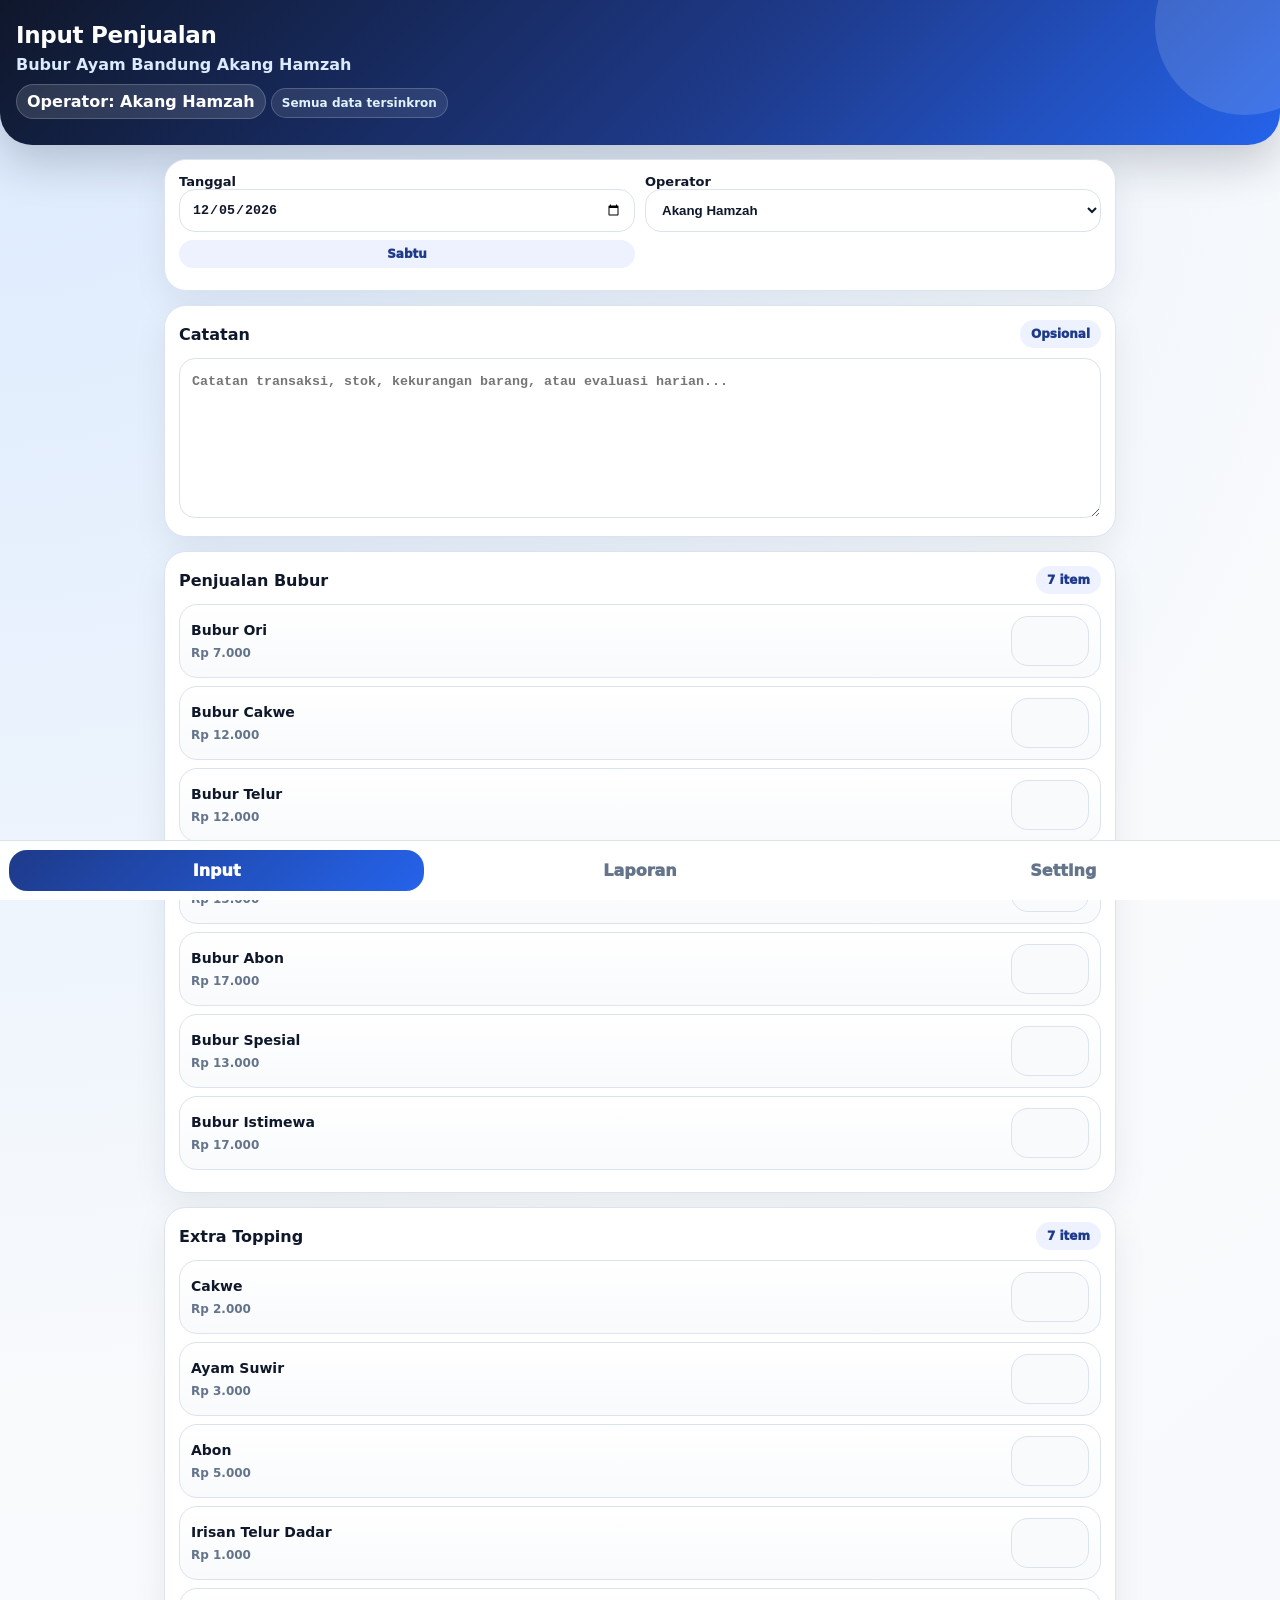
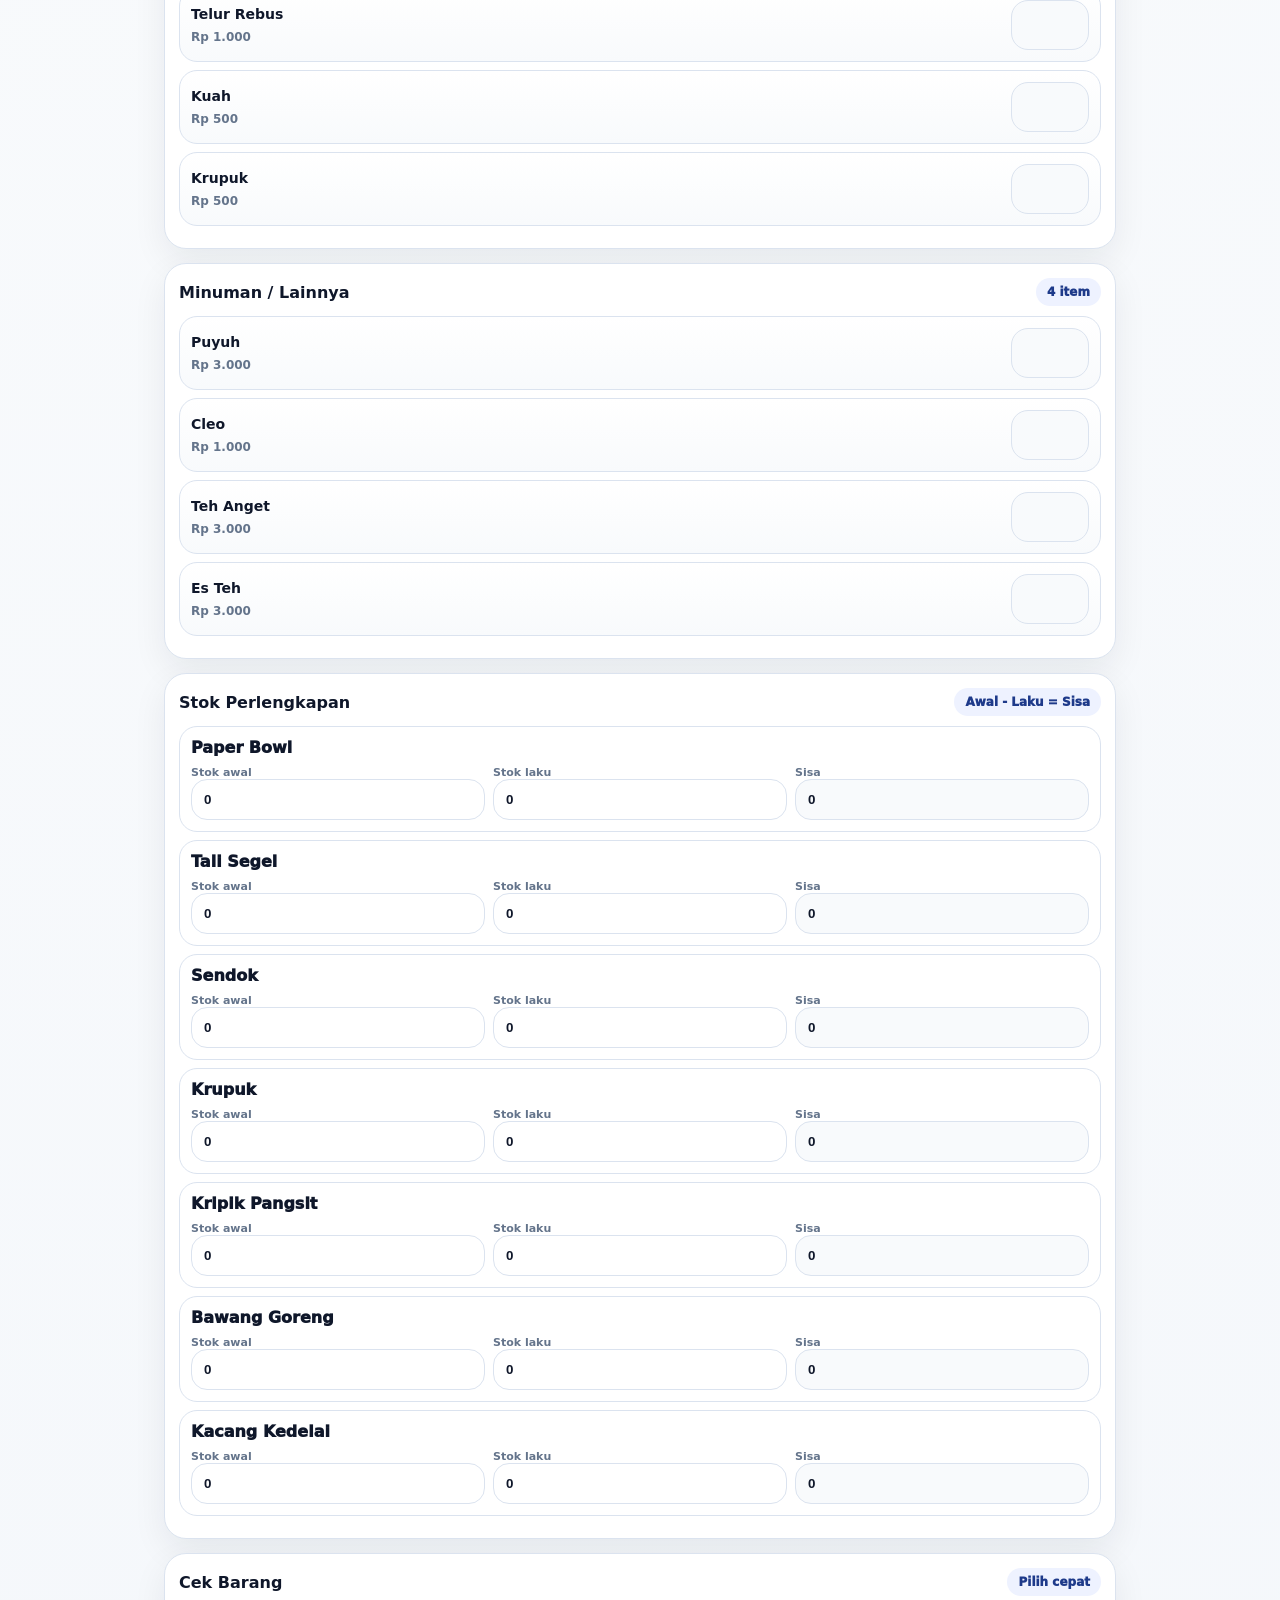
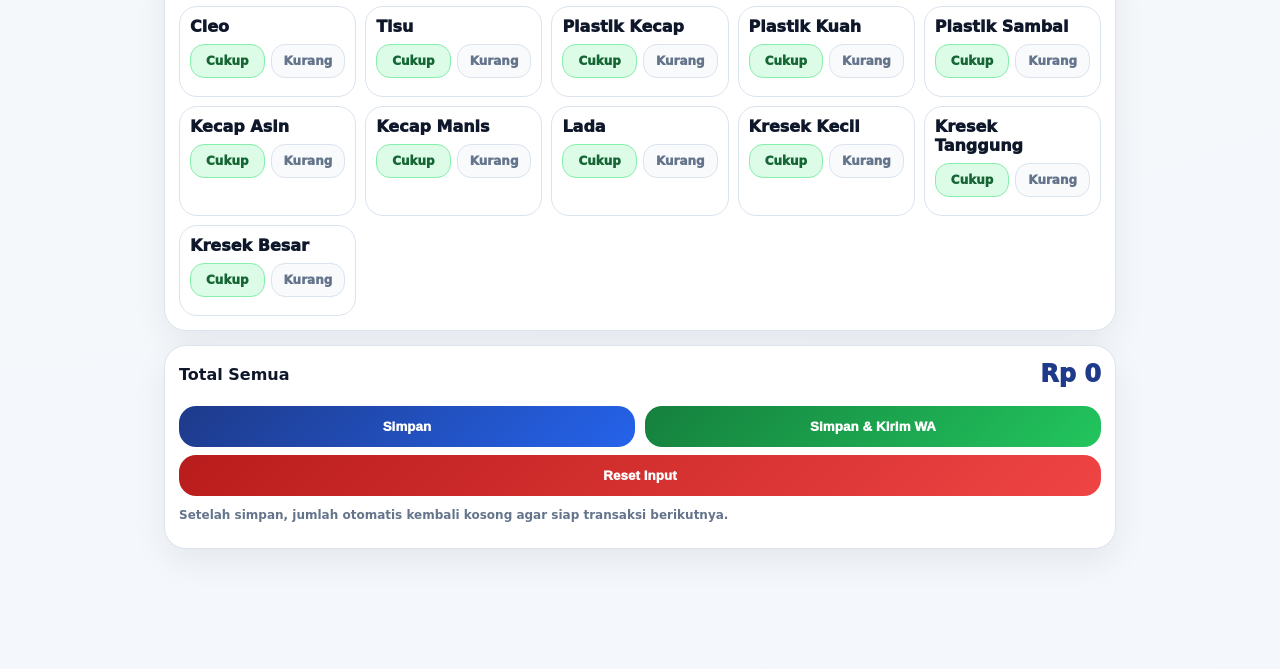
<file: index.html>
<!doctype html>
<html lang="id">
<head>
<meta charset="utf-8">
<meta name="viewport" content="width=device-width,initial-scale=1,viewport-fit=cover">
<title>Input Penjualan</title>
<style>
:root{
  --bg:#f4f7fb;--card:#ffffff;--text:#0f172a;--muted:#64748b;
  --primary:#1e3a8a;--accent:#2563eb;--line:#dbe3ef;
  --success:#15803d;--danger:#b91c1c;--soft:#eef2ff;
}
*{box-sizing:border-box}
html{scroll-behavior:smooth}
body{
  margin:0;font-family:Inter,system-ui,-apple-system,Segoe UI,Arial,sans-serif;
  background:
    radial-gradient(circle at top left,#dbeafe 0,#f8fafc 34%,var(--bg) 100%);
  color:var(--text);padding-bottom:92px;
}
header{
  position:relative;overflow:hidden;
  background:linear-gradient(135deg,var(--text),var(--primary) 58%,var(--accent));
  color:white;padding:22px 16px 26px;border-radius:0 0 32px 32px;
  box-shadow:0 18px 45px #0f172a35;
}
header:before{
  content:"";position:absolute;right:-55px;top:-65px;width:180px;height:180px;
  background:#ffffff22;border-radius:999px;
}
h1{margin:0;font-size:23px;letter-spacing:-.3px}
header p{margin:7px 0 0;color:#dbeafe;font-weight:700}
.wrap{max-width:980px;margin:auto;padding:14px}
.card{
  background:color-mix(in srgb,var(--card) 93%,white);
  border:1px solid var(--line);border-radius:22px;padding:14px;margin-bottom:14px;
  box-shadow:0 12px 34px #0f172a12;backdrop-filter:blur(10px);
}
.grid{display:grid;grid-template-columns:repeat(auto-fit,minmax(145px,1fr));gap:10px}
.grid2{display:grid;grid-template-columns:1fr 1fr;gap:10px}
.row{display:flex;gap:10px}.row>*{flex:1}
label{display:block;font-weight:900;font-size:13px;margin-bottom:8px}
input,select,textarea{
  width:100%;border:1px solid var(--line);border-radius:16px;padding:12px;
  background:#fff;color:var(--text);outline:none;font-weight:800;
}
input:focus,select:focus,textarea:focus{
  border-color:#93c5fd;box-shadow:0 0 0 4px #dbeafe;
}
button{
  border:0;border-radius:17px;padding:13px 14px;font-weight:1000;cursor:pointer;
  width:100%;margin-top:8px;letter-spacing:.1px;
}
.primary{background:linear-gradient(135deg,var(--primary),var(--accent));color:white}
.green{background:linear-gradient(135deg,var(--success),#22c55e);color:white}
.red{background:linear-gradient(135deg,var(--danger),#ef4444);color:white}
.nav{
  position:fixed;left:0;right:0;bottom:0;background:#fffffff0;backdrop-filter:blur(16px);
  border-top:1px solid var(--line);display:grid;grid-template-columns:repeat(3,1fr);
  gap:8px;padding:9px max(9px,env(safe-area-inset-left)) calc(9px + env(safe-area-inset-bottom));
  z-index:10;
}
.nav a{
  border-radius:18px;padding:11px 6px;text-align:center;text-decoration:none;
  font-weight:1000;color:var(--muted);
}
.nav a.on{background:linear-gradient(135deg,var(--primary),var(--accent));color:white}
.section-title{display:flex;align-items:center;justify-content:space-between;gap:10px;margin-bottom:10px}
.section-title b{font-size:16px}
.pill{
  background:var(--soft);color:var(--primary);padding:7px 11px;border-radius:999px;
  font-weight:1000;font-size:12px;white-space:nowrap;
}
.money{font-size:24px;font-weight:1000;color:var(--primary)}
.small{font-size:12px;color:var(--muted);font-weight:750}
.item-card{
  display:grid;grid-template-columns:1fr 78px;gap:10px;align-items:center;
  border:1px solid var(--line);border-radius:18px;padding:11px;margin:8px 0;
  background:linear-gradient(180deg,#fff,#f8fafc);
}
.item-card b{display:block;margin-bottom:4px;font-size:14px}
.price{font-size:12px;color:var(--muted);font-weight:900}
.qty{
  height:50px;font-size:21px;font-weight:1000;text-align:center;
  border-radius:17px;background:#f8fafc;
}
.qty.is-zero{color:transparent}
.qty.is-zero:focus{color:var(--text)}
.stok-card{
  border:1px solid var(--line);border-radius:18px;padding:11px;margin:8px 0;background:#fff;
}
.stok-name{font-weight:1000;margin-bottom:9px}
.stok-grid{display:grid;grid-template-columns:1fr 1fr 1fr;gap:8px}
.stok-grid label{margin:0;font-size:11px;color:var(--muted)}
.stok-sisa{background:#f8fafc}
.check-grid{display:grid;grid-template-columns:repeat(auto-fit,minmax(155px,1fr));gap:9px;margin-top:10px}
.check-card{
  border:1px solid var(--line);border-radius:18px;padding:10px;background:#fff;
}
.check-name{font-weight:1000;margin-bottom:8px}
.seg{display:grid;grid-template-columns:1fr 1fr;gap:6px}
.seg input{display:none}
.seg span{
  display:block;text-align:center;border:1px solid var(--line);border-radius:14px;
  padding:9px 6px;font-size:12px;font-weight:1000;color:var(--muted);background:#f8fafc;
}
.seg input:checked+span.cukup{background:#dcfce7;color:#166534;border-color:#86efac}
.seg input:checked+span.kurang{background:#fee2e2;color:#991b1b;border-color:#fca5a5}
.operator-badge{
  display:inline-flex;align-items:center;gap:6px;background:#ffffff20;border:1px solid #ffffff30;
  padding:7px 10px;border-radius:999px;margin-top:10px;font-weight:900;color:#fff;
}
.sync-status{
  margin-top:8px;border:1px solid #ffffff30;background:#ffffff18;color:#e0f2fe;
  display:inline-flex;gap:6px;align-items:center;padding:7px 10px;border-radius:999px;
  font-weight:900;font-size:12px;
}
.toast{position:fixed;left:14px;right:14px;bottom:92px;z-index:120;display:none;justify-content:center}
.toast.show{display:flex;animation:fadeIn .2s ease}
.toast span{background:#0f172a;color:white;padding:13px 16px;border-radius:18px;font-weight:900;box-shadow:0 18px 50px #02061744}

.confirm-backdrop{
  position:fixed;inset:0;background:#0f172a99;backdrop-filter:blur(10px);
  display:none;align-items:flex-end;justify-content:center;z-index:99;padding:14px;
}
.confirm-backdrop.show{display:flex;animation:fadeIn .18s ease}
.confirm-box{
  width:min(430px,100%);background:#fff;border:1px solid #ffffff66;border-radius:28px;
  padding:18px;box-shadow:0 28px 80px #02061755;animation:slideUp .22s ease;
}
.confirm-icon{
  width:54px;height:54px;border-radius:19px;display:grid;place-items:center;
  background:linear-gradient(135deg,var(--primary),var(--accent));color:white;
  font-size:27px;font-weight:1000;margin-bottom:12px;
}
.confirm-title{font-size:19px;font-weight:1000;margin:0 0 6px;letter-spacing:-.2px}
.confirm-text{margin:0;color:var(--muted);font-weight:750;line-height:1.45}
.confirm-actions{display:grid;grid-template-columns:1fr 1fr;gap:10px;margin-top:16px}
.confirm-actions button{margin-top:0}
.btn-cancel{background:#f1f5f9;color:#334155}
.btn-ok{background:linear-gradient(135deg,var(--primary),var(--accent));color:white}
.btn-ok.green-ok{background:linear-gradient(135deg,var(--success),#22c55e)}
.btn-ok.red-ok{background:linear-gradient(135deg,var(--danger),#ef4444)}
@keyframes fadeIn{from{opacity:0}to{opacity:1}}
@keyframes slideUp{from{opacity:0;transform:translateY(18px) scale(.98)}to{opacity:1;transform:translateY(0) scale(1)}}
@media(min-width:620px){.confirm-backdrop{align-items:center}}

@media(max-width:560px){
  .wrap{padding:10px}.card{padding:12px;border-radius:20px}
  .grid2{grid-template-columns:1fr}
  .item-card{grid-template-columns:1fr 68px;padding:10px}
  .qty{height:46px;font-size:20px;padding:8px}
  .stok-grid{grid-template-columns:1fr 1fr 1fr}
}
</style>
</head>
<body>
<header>
  <h1>Input Penjualan</h1>
  <p data-brand></p>
  <div class="operator-badge" id="operatorBadge">Operator: -</div>
  <div class="sync-status" id="syncStatus">IndexedDB + Firebase siap</div>
</header>

<main class="wrap">
  <section class="card">
    <div class="grid">
      <label>Tanggal
        <input type="date" id="tanggal" onchange="updateHari();saveDraft()">
        <div class="pill" id="hariBox" style="margin-top:8px;text-align:center">-</div>
      </label>
      <label>Operator
        <select id="operator" onchange="setOperatorBadge();saveDraft()"></select>
      </label>
    </div>
  </section>

  <section class="card">
    <div class="section-title">
      <b>Catatan</b>
      <span class="pill">Opsional</span>
    </div>
    <textarea id="catatan" oninput="saveDraft()" placeholder="Catatan transaksi, stok, kekurangan barang, atau evaluasi harian..."
style="min-height:160px;resize:vertical;line-height:1.6"></textarea>
  </section>

  <div id="area"></div>

  <section class="card">
    <div class="section-title">
      <b>Total Semua</b>
      <div class="money" id="grand">Rp 0</div>
    </div>
    <div class="row">
      <button class="primary" onclick="konfirmasiSimpan()">Simpan</button>
      <button class="green" onclick="konfirmasiKirimWA()">Simpan & Kirim WA</button>
    </div>
    <button class="red" onclick="konfirmasiReset()">Reset Input</button>
    <p class="small">Setelah simpan, jumlah otomatis kembali kosong agar siap transaksi berikutnya.</p>
  </section>
</main>


<div class="confirm-backdrop" id="confirmModal" onclick="tutupKonfirmasi(event)">
  <div class="confirm-box" role="dialog" aria-modal="true" aria-labelledby="confirmTitle">
    <div class="confirm-icon" id="confirmIcon">?</div>
    <h3 class="confirm-title" id="confirmTitle">Konfirmasi</h3>
    <p class="confirm-text" id="confirmText">Apakah Anda yakin?</p>
    <div class="confirm-actions">
      <button type="button" class="btn-cancel" onclick="batalKonfirmasi()">Batal</button>
      <button type="button" class="btn-ok" id="confirmYes">Ya, lanjutkan</button>
    </div>
  </div>
</div>

<div class="toast" id="toast"><span id="toastText">Berhasil</span></div>

<div id="navbox"></div>

<script>
const DEFAULT_ITEMS={
  produk:[{nama:'Bubur Ori',harga:7000},{nama:'Bubur Cakwe',harga:12000},{nama:'Bubur Telur',harga:12000},{nama:'Bubur Ayam Suwir',harga:15000},{nama:'Bubur Abon',harga:17000},{nama:'Bubur Spesial',harga:13000},{nama:'Bubur Istimewa',harga:17000}],
  extra:[{nama:'Cakwe',harga:2000},{nama:'Ayam Suwir',harga:3000},{nama:'Abon',harga:5000},{nama:'Irisan Telur Dadar',harga:1000},{nama:'Telur Rebus',harga:1000},{nama:'Kuah',harga:500},{nama:'Krupuk',harga:500}],
  minuman:[{nama:'Puyuh',harga:3000},{nama:'Cleo',harga:1000},{nama:'Teh Anget',harga:3000},{nama:'Es Teh',harga:3000}],
  stok:['Paper Bowl','Tali Segel','Sendok','Krupuk','Kripik Pangsit','Bawang Goreng','Kacang Kedelai'],
  kurang:['Cleo','Tisu','Plastik Kecap','Plastik Kuah','Plastik Sambal','Kecap Asin','Kecap Manis','Lada','Kresek Kecil','Kresek Tanggung','Kresek Besar'],
  labels:{produk:'Penjualan Bubur',extra:'Extra Topping',minuman:'Minuman / Lainnya',stok:'Stok Perlengkapan',kurang:'Cek Barang'}
};
const DEFAULT_THEME={brand:'Bubur Ayam Bandung Akang Hamzah',bg:'#f4f7fb',card:'#ffffff',text:'#0f172a',primary:'#1e3a8a',accent:'#2563eb',success:'#15803d',danger:'#b91c1c'};
const DEFAULT_OPERATORS=['Akang Hamzah','Operator 1','Operator 2'];

const FIREBASE_URL='https://bubur-60a27-default-rtdb.asia-southeast1.firebasedatabase.app';
const DB_NAME='bubur_akang_hamzah_db';
const DB_VERSION=1;
const DRAFT_KEY='bubur_input_draft_v1';
let dbPromise=null;


function openDB(){
  if(dbPromise)return dbPromise;
  dbPromise=new Promise((resolve,reject)=>{
    const req=indexedDB.open(DB_NAME,DB_VERSION);
    req.onupgradeneeded=e=>{
      const db=e.target.result;
      if(!db.objectStoreNames.contains('laporan')){
        const s=db.createObjectStore('laporan',{keyPath:'id'});
        s.createIndex('tanggal','tanggal',{unique:false});
        s.createIndex('synced','synced',{unique:false});
      }
      if(!db.objectStoreNames.contains('settings')){
        db.createObjectStore('settings',{keyPath:'key'});
      }
    };
    req.onsuccess=()=>resolve(req.result);
    req.onerror=()=>reject(req.error);
  });
  return dbPromise;
}
async function idbPut(storeName,value){
  const db=await openDB();
  return new Promise((resolve,reject)=>{
    const tx=db.transaction(storeName,'readwrite');
    tx.objectStore(storeName).put(value);
    tx.oncomplete=()=>resolve(true);
    tx.onerror=()=>reject(tx.error);
  });
}
async function idbGetAll(storeName){
  const db=await openDB();
  return new Promise((resolve,reject)=>{
    const tx=db.transaction(storeName,'readonly');
    const req=tx.objectStore(storeName).getAll();
    req.onsuccess=()=>resolve(req.result||[]);
    req.onerror=()=>reject(req.error);
  });
}
async function saveTransactionIDB(d){
  await idbPut('laporan',d);
  return d;
}
async function syncToFirebase(d){
  if(!navigator.onLine)throw new Error('offline');
  const path=`/laporan/${encodeURIComponent(d.tanggal)}/${encodeURIComponent(d.id)}.json`;
  const syncedAt=new Date().toISOString();
  const payload={...d,synced:true,syncedAt};
  const res=await fetch(FIREBASE_URL+path,{
    method:'PUT',
    headers:{'Content-Type':'application/json'},
    body:JSON.stringify(payload)
  });
  if(!res.ok)throw new Error('Firebase gagal: '+res.status);
  await idbPut('laporan',payload);
  return payload;
}
async function syncPending(){
  try{
    const all=await idbGetAll('laporan');
    const pending=all.filter(x=>!x.synced);
    if(!pending.length){setSyncStatus('Semua data tersinkron');return}
    setSyncStatus(`Sinkron ${pending.length} data...`);
    for(const d of pending){
      try{await syncToFirebase(d)}catch(e){}
    }
    const left=(await idbGetAll('laporan')).filter(x=>!x.synced).length;
    setSyncStatus(left?`${left} data menunggu internet`:'Semua data tersinkron');
  }catch(e){
    setSyncStatus('IndexedDB belum siap');
  }
}
function setSyncStatus(text){
  const el=document.getElementById('syncStatus');
  if(el)el.textContent=text;
}
window.addEventListener('online',syncPending);
window.getLaporanIDB=async()=>await idbGetAll('laporan');

function today(){return new Date(Date.now()-new Date().getTimezoneOffset()*60000).toISOString().slice(0,10)}

function namaHari(tgl){
  const hari=['Ahad','Senin','Selasa','Rabu','Kamis',"Jum'at",'Sabtu'];
  return hari[new Date(tgl).getDay()]||'';
}

function rp(n){return 'Rp '+Number(n||0).toLocaleString('id-ID')}
function clone(o){return JSON.parse(JSON.stringify(o))}
function safeJSON(key,def){try{return JSON.parse(localStorage.getItem(key)||'null')||def}catch(e){return def}}

function getItems(){
  let x=safeJSON('app_items',null);
  if(!x){x=clone(DEFAULT_ITEMS);localStorage.setItem('app_items',JSON.stringify(x))}
  if(!x.labels)x.labels=clone(DEFAULT_ITEMS.labels);
  ['produk','extra','minuman','stok','kurang'].forEach(k=>{if(!x[k])x[k]=clone(DEFAULT_ITEMS[k])});
  return x;
}
function setItems(x){localStorage.setItem('app_items',JSON.stringify(x))}
function getTheme(){return Object.assign({},DEFAULT_THEME,safeJSON('app_theme',{}))}
function setTheme(t){localStorage.setItem('app_theme',JSON.stringify(t))}
function getOperators(){
  let ops=safeJSON('app_operators',null);
  if(!Array.isArray(ops)||!ops.length){
    ops=clone(DEFAULT_OPERATORS);
    localStorage.setItem('app_operators',JSON.stringify(ops));
  }
  return ops;
}
function applyTheme(){
  const t=getTheme();
  ['bg','card','text','primary','accent','success','danger'].forEach(k=>document.documentElement.style.setProperty('--'+k,t[k]));
  let b=document.querySelector('[data-brand]');
  if(b)b.textContent=t.brand||DEFAULT_THEME.brand;
}
function nav(active){
  return `<nav class="nav"><a class="${active==='input'?'on':''}" href="index.html">Input</a><a class="${active==='laporan'?'on':''}" href="laporan.html">Laporan</a><a class="${active==='setting'?'on':''}" href="setting.html">Setting</a></nav>`;
}

let items=getItems();
tanggal.value=today();
navbox.innerHTML=nav('input');
applyTheme();
renderOperator();
updateHari();

function label(k,fallback){return (items.labels&&items.labels[k])||fallback}
function renderOperator(){
  const ops=getOperators();
  operator.innerHTML=ops.map(n=>`<option value="${esc(n)}">${esc(n)}</option>`).join('');
  operator.value=localStorage.getItem('last_operator')||ops[0]||'';
  setOperatorBadge();
}
function updateHari(){
  hariBox.textContent=namaHari(tanggal.value);
}
function setOperatorBadge(){
  localStorage.setItem('last_operator',operator.value||'');
  operatorBadge.textContent='Operator: '+(operator.value||'-');
}
function esc(s){return String(s??'').replace(/[&<>"']/g,m=>({'&':'&amp;','<':'&lt;','>':'&gt;','"':'&quot;',"'":'&#039;'}[m]))}

function qtyInput(id){
  return `<input class="qty is-zero" type="number" inputmode="numeric" min="0" value="0" id="${id}"
    onfocus="clearZero(this)" onblur="restoreZero(this)" oninput="markZero(this);hitung();saveDraft()">`;
}
function clearZero(el){if(el.value==='0')el.value='';markZero(el)}
function restoreZero(el){if(el.value===''||Number(el.value)<0)el.value='0';markZero(el);hitung()}
function markZero(el){el.classList.toggle('is-zero',Number(el.value||0)===0)}

function saveDraft(){
  try{
    const draft={
      tanggal:tanggal?.value||'',
      operator:operator?.value||'',
      catatan:catatan?.value||'',
      numbers:{},
      radios:{}
    };
    document.querySelectorAll('input[type=number]:not([readonly])').forEach(el=>{
      if(el.id)draft.numbers[el.id]=el.value;
    });
    document.querySelectorAll('.seg input[type=radio]:checked').forEach(el=>{
      if(el.name)draft.radios[el.name]=el.value;
    });
    localStorage.setItem(DRAFT_KEY,JSON.stringify(draft));
  }catch(e){}
}
function restoreDraft(){
  let draft=null;
  try{draft=JSON.parse(localStorage.getItem(DRAFT_KEY)||'null')}catch(e){}
  if(!draft)return;
  if(draft.tanggal){tanggal.value=draft.tanggal;updateHari()}
  if(draft.operator){operator.value=draft.operator;setOperatorBadge()}
  if(typeof draft.catatan==='string')catatan.value=draft.catatan;
  Object.entries(draft.numbers||{}).forEach(([id,val])=>{
    const el=document.getElementById(id);
    if(el){el.value=val;markZero(el)}
  });
  Object.entries(draft.radios||{}).forEach(([name,val])=>{
    const el=document.querySelector(`input[name="${CSS.escape(name)}"][value="${CSS.escape(val)}"]`);
    if(el)el.checked=true;
  });
  items.stok.forEach((_,i)=>hitungStok(i));
  hitung();
}
function clearDraft(){
  localStorage.removeItem(DRAFT_KEY);
}

function render(){
  let html='';
  [
    ['produk',label('produk','Penjualan Bubur')],
    ['extra',label('extra','Extra Topping')],
    ['minuman',label('minuman','Minuman / Lainnya')]
  ].forEach(([key,title])=>{
    html+=`<section class="card"><div class="section-title"><b>${esc(title)}</b><span class="pill">${items[key].length} item</span></div>`;
    items[key].forEach((it,i)=>{
      html+=`<div class="item-card">
        <div><b>${esc(it.nama)}</b><span class="price">${rp(it.harga)}</span></div>
        ${qtyInput(`${key}_${i}`)}
      </div>`;
    });
    html+='</section>';
  });

  html+=`<section class="card">
    <div class="section-title"><b>${esc(label('stok','Stok Perlengkapan'))}</b><span class="pill">Awal - Laku = Sisa</span></div>
    ${items.stok.map((n,i)=>`<div class="stok-card">
      <div class="stok-name">${esc(n)}</div>
      <div class="stok-grid">
        <label>Stok awal<input type="number" inputmode="numeric" min="0" value="0" id="stok_awal_${i}" onfocus="clearZero(this)" onblur="restoreZero(this)" oninput="markZero(this);hitungStok(${i});saveDraft()" class="is-zero"></label>
        <label>Stok laku<input type="number" inputmode="numeric" min="0" value="0" id="stok_laku_${i}" onfocus="clearZero(this)" onblur="restoreZero(this)" oninput="markZero(this);hitungStok(${i});saveDraft()" class="is-zero"></label>
        <label>Sisa<input class="stok-sisa" type="number" id="stok_sisa_${i}" value="0" readonly></label>
      </div>
    </div>`).join('')}
  </section>`;

  html+=`<section class="card">
    <div class="section-title"><b>${esc(label('kurang','Cek Barang'))}</b><span class="pill">Pilih cepat</span></div>
    <div class="check-grid">
    ${items.kurang.map((n,i)=>`<div class="check-card">
      <div class="check-name">${esc(n)}</div>
      <div class="seg">
        <label><input type="radio" name="cek_${i}" value="cukup" checked onchange="saveDraft()"><span class="cukup">Cukup</span></label>
        <label><input type="radio" name="cek_${i}" value="kurang" onchange="saveDraft()"><span class="kurang">Kurang</span></label>
      </div>
    </div>`).join('')}
    </div>
  </section>`;

  area.innerHTML=html;
  document.querySelectorAll('.qty,input[type=number]').forEach(markZero);
  hitung();
}
function hitungStok(i){
  const awal=+document.getElementById('stok_awal_'+i).value||0;
  const laku=+document.getElementById('stok_laku_'+i).value||0;
  document.getElementById('stok_sisa_'+i).value=Math.max(awal-laku,0);
}
function ambilKel(k){
  return items[k].map((it,i)=>{
    let jumlah=+document.getElementById(`${k}_${i}`).value||0;
    return {nama:it.nama,harga:+it.harga||0,jumlah,total:jumlah*(+it.harga||0)};
  });
}
function statusCek(i){
  return document.querySelector(`input[name="cek_${i}"]:checked`)?.value||'cukup';
}
function buatData(){
  let produk=ambilKel('produk'),extra=ambilKel('extra'),minuman=ambilKel('minuman');
  let total=[...produk,...extra,...minuman].reduce((a,b)=>a+b.total,0);
  return {
    id:String(Date.now())+'_'+Math.random().toString(36).slice(2,8),
    waktu:new Date().toLocaleString('id-ID'),
    tanggal:tanggal.value,
    operator:operator.value||'',
    catatan:catatan.value,
    labels:items.labels||{},
    produk,extra,minuman,
    stok:items.stok.map((nama,i)=>{
      let awal=+document.getElementById('stok_awal_'+i).value||0;
      let laku=+document.getElementById('stok_laku_'+i).value||0;
      let sisa=Math.max(awal-laku,0);
      return {nama,awal,laku,sisa};
    }),
    kurang:items.kurang.map((nama,i)=>{
      let status=statusCek(i);
      return {nama,status,kurang:status==='kurang'};
    }),
    total
  };
}
function hitung(){
  let total=0;
  ['produk','extra','minuman'].forEach(k=>items[k].forEach((it,i)=>{
    total+=(+document.getElementById(`${k}_${i}`)?.value||0)*(+it.harga||0);
  }));
  grand.textContent=rp(total);
}

let aksiKonfirmasi=null;
function bukaKonfirmasi({judul,pesan,ikon='?',teksYa='Ya, lanjutkan',mode='primary',aksi}){
  aksiKonfirmasi=aksi;
  confirmTitle.textContent=judul;
  confirmText.textContent=pesan;
  confirmIcon.textContent=ikon;
  confirmYes.textContent=teksYa;
  confirmYes.className='btn-ok '+(mode==='green'?'green-ok':mode==='red'?'red-ok':'');
  confirmModal.classList.add('show');
}
function batalKonfirmasi(){
  aksiKonfirmasi=null;
  confirmModal.classList.remove('show');
}
function tutupKonfirmasi(e){
  if(e.target===confirmModal)batalKonfirmasi();
}
confirmYes.onclick=function(){
  const aksi=aksiKonfirmasi;
  batalKonfirmasi();
  if(typeof aksi==='function')aksi();
};
document.addEventListener('keydown',e=>{if(e.key==='Escape')batalKonfirmasi()});
function adaInputTerisi(){
  const qty=[...document.querySelectorAll('input[type=number]:not([readonly])')].some(x=>Number(x.value||0)>0);
  const cekKurang=[...document.querySelectorAll('.seg input[value="kurang"]')].some(x=>x.checked);
  return qty||cekKurang||catatan.value.trim();
}
function konfirmasiSimpan(){
  if(!adaInputTerisi())return bukaKonfirmasi({
    judul:'Input masih kosong',
    pesan:'Belum ada jumlah, stok, cek barang kurang, atau catatan. Tetap simpan transaksi kosong?',
    ikon:'!',teksYa:'Tetap simpan',mode:'red',aksi:()=>simpan()
  });
  bukaKonfirmasi({
    judul:'Simpan transaksi?',
    pesan:'Data akan masuk ke laporan, lalu form otomatis dikosongkan untuk transaksi berikutnya.',
    ikon:'✓',teksYa:'Ya, simpan',mode:'primary',aksi:()=>simpan()
  });
}
function konfirmasiKirimWA(){
  if(!adaInputTerisi())return bukaKonfirmasi({
    judul:'Input masih kosong',
    pesan:'Belum ada data transaksi. Tetap simpan dan buka WhatsApp?',
    ikon:'!',teksYa:'Tetap kirim',mode:'red',aksi:()=>kirimWA()
  });
  bukaKonfirmasi({
    judul:'Simpan & kirim WhatsApp?',
    pesan:'Transaksi akan disimpan ke laporan, setelah itu ringkasan akan dibuka di WhatsApp.',
    ikon:'➤',teksYa:'Ya, kirim WA',mode:'green',aksi:()=>kirimWA()
  });
}
function konfirmasiReset(){
  if(!adaInputTerisi())return resetForm();
  bukaKonfirmasi({
    judul:'Reset input?',
    pesan:'Semua angka, pilihan cek barang, dan catatan yang belum disimpan akan dikosongkan.',
    ikon:'×',teksYa:'Ya, reset',mode:'red',aksi:()=>resetForm()
  });
}

function tampilToast(pesan){
  toastText.textContent=pesan;
  toast.classList.add('show');
  clearTimeout(window.toastTimer);
  window.toastTimer=setTimeout(()=>toast.classList.remove('show'),2200);
}
async function simpan(noAlert=false){
  let d={...buatData(),synced:false,createdAt:new Date().toISOString()};
  try{
    setSyncStatus('Menyimpan ke IndexedDB...');
    await saveTransactionIDB(d);
    setSyncStatus('Tersimpan lokal, sinkron Firebase...');
    try{
      await syncToFirebase(d);
      if(!noAlert)tampilToast('Transaksi tersimpan di IndexedDB & Firebase');
      setSyncStatus('Tersimpan di IndexedDB + Firebase');
    }catch(e){
      if(!noAlert)tampilToast('Tersimpan di HP. Firebase menunggu internet.');
      setSyncStatus('Tersimpan lokal, Firebase tertunda');
    }
    resetForm();updateHari();
  }catch(e){
    tampilToast('Gagal menyimpan: '+(e.message||e));
    setSyncStatus('Gagal menyimpan');
  }
}
function resetForm(){
  document.querySelectorAll('input[type=number]:not([readonly])').forEach(x=>{x.value='0';markZero(x)});
  document.querySelectorAll('[id^="stok_sisa_"]').forEach(x=>x.value='0');
  document.querySelectorAll('.seg input[value="cukup"]').forEach(x=>x.checked=true);
  catatan.value='';
  clearDraft();
  hitung();
}
async function kirimWA(){
  let d=buatData();
  await simpan(true);
  let txt=`*LAPORAN PENJUALAN*\n\nHari : ${namaHari(d.tanggal)}\nTanggal : ${d.tanggal}\nWaktu : ${d.waktu}\nOperator : ${d.operator||'-'}\n\n`;
  [['produk',label('produk','Penjualan Bubur')],['extra',label('extra','Extra Topping')],['minuman',label('minuman','Minuman / Lainnya')]].forEach(([k,judul])=>{
    let ada=d[k].filter(x=>x.jumlah>0);
    txt+=`*${judul}*\n`+(ada.length?ada.map(x=>`${x.nama} ${x.jumlah} = ${rp(x.total)}`).join('\n'):'-')+'\n\n';
  });
  let stokAda=d.stok.filter(x=>x.awal>0||x.laku>0||x.sisa>0);
  if(stokAda.length){
    txt+='*STOK PERLENGKAPAN*\n'+stokAda.map(x=>`${x.nama}: awal ${x.awal}, laku ${x.laku}, sisa ${x.sisa}`).join('\n')+'\n\n';
  }
  let kurang=d.kurang.filter(x=>x.kurang);
  if(kurang.length)txt+='*BARANG KURANG*\n'+kurang.map(x=>'- '+x.nama).join('\n')+'\n\n';
  if(d.catatan){
    txt+=`━━━━━━━━━━
*CATATAN*
━━━━━━━━━━
${d.catatan}

`;
  }
  txt+=`*TOTAL: ${rp(d.total)}*`;
  tampilToast('Transaksi tersimpan, WhatsApp dibuka');
  window.open('https://wa.me/?text='+encodeURIComponent(txt),'_blank');
}
window.addEventListener('beforeunload',saveDraft);
openDB().then(()=>syncPending()).catch(()=>setSyncStatus('IndexedDB tidak tersedia'));
render();
restoreDraft();
</script>
</body>
</html>
</file>
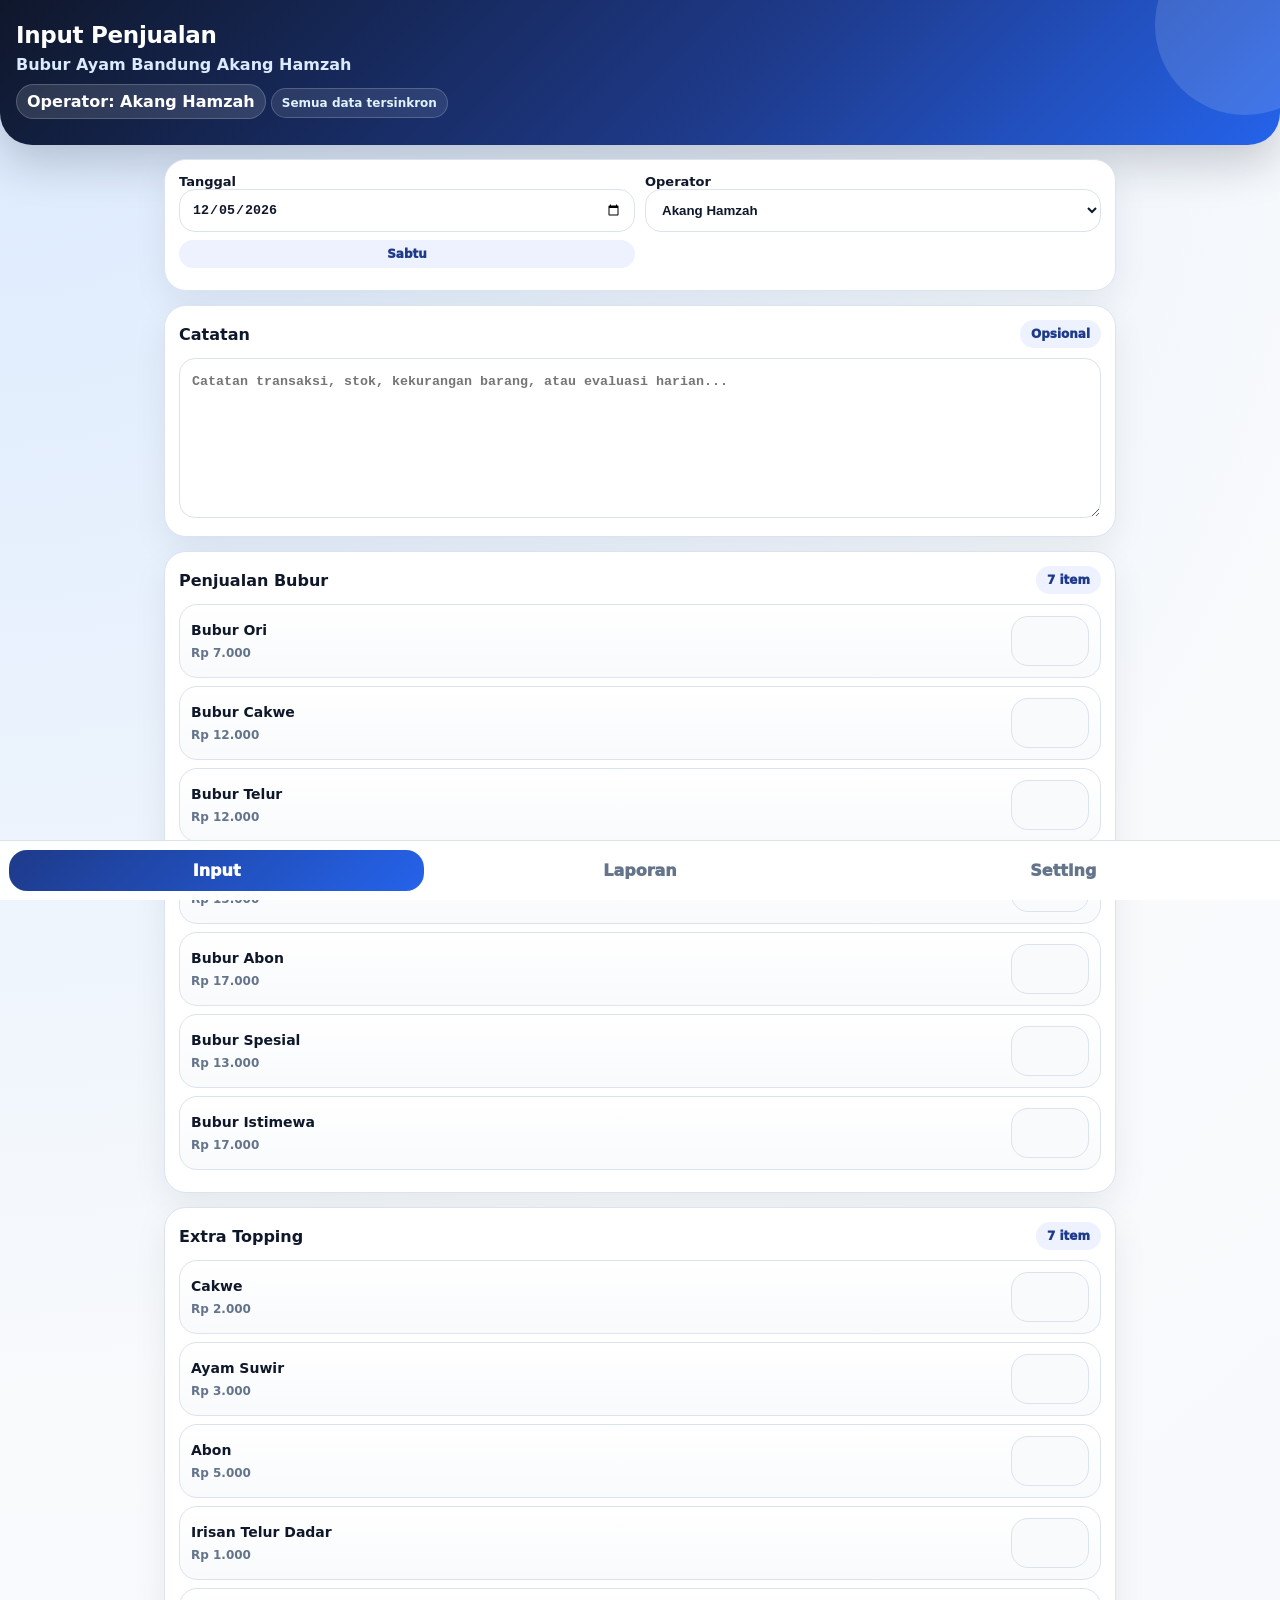
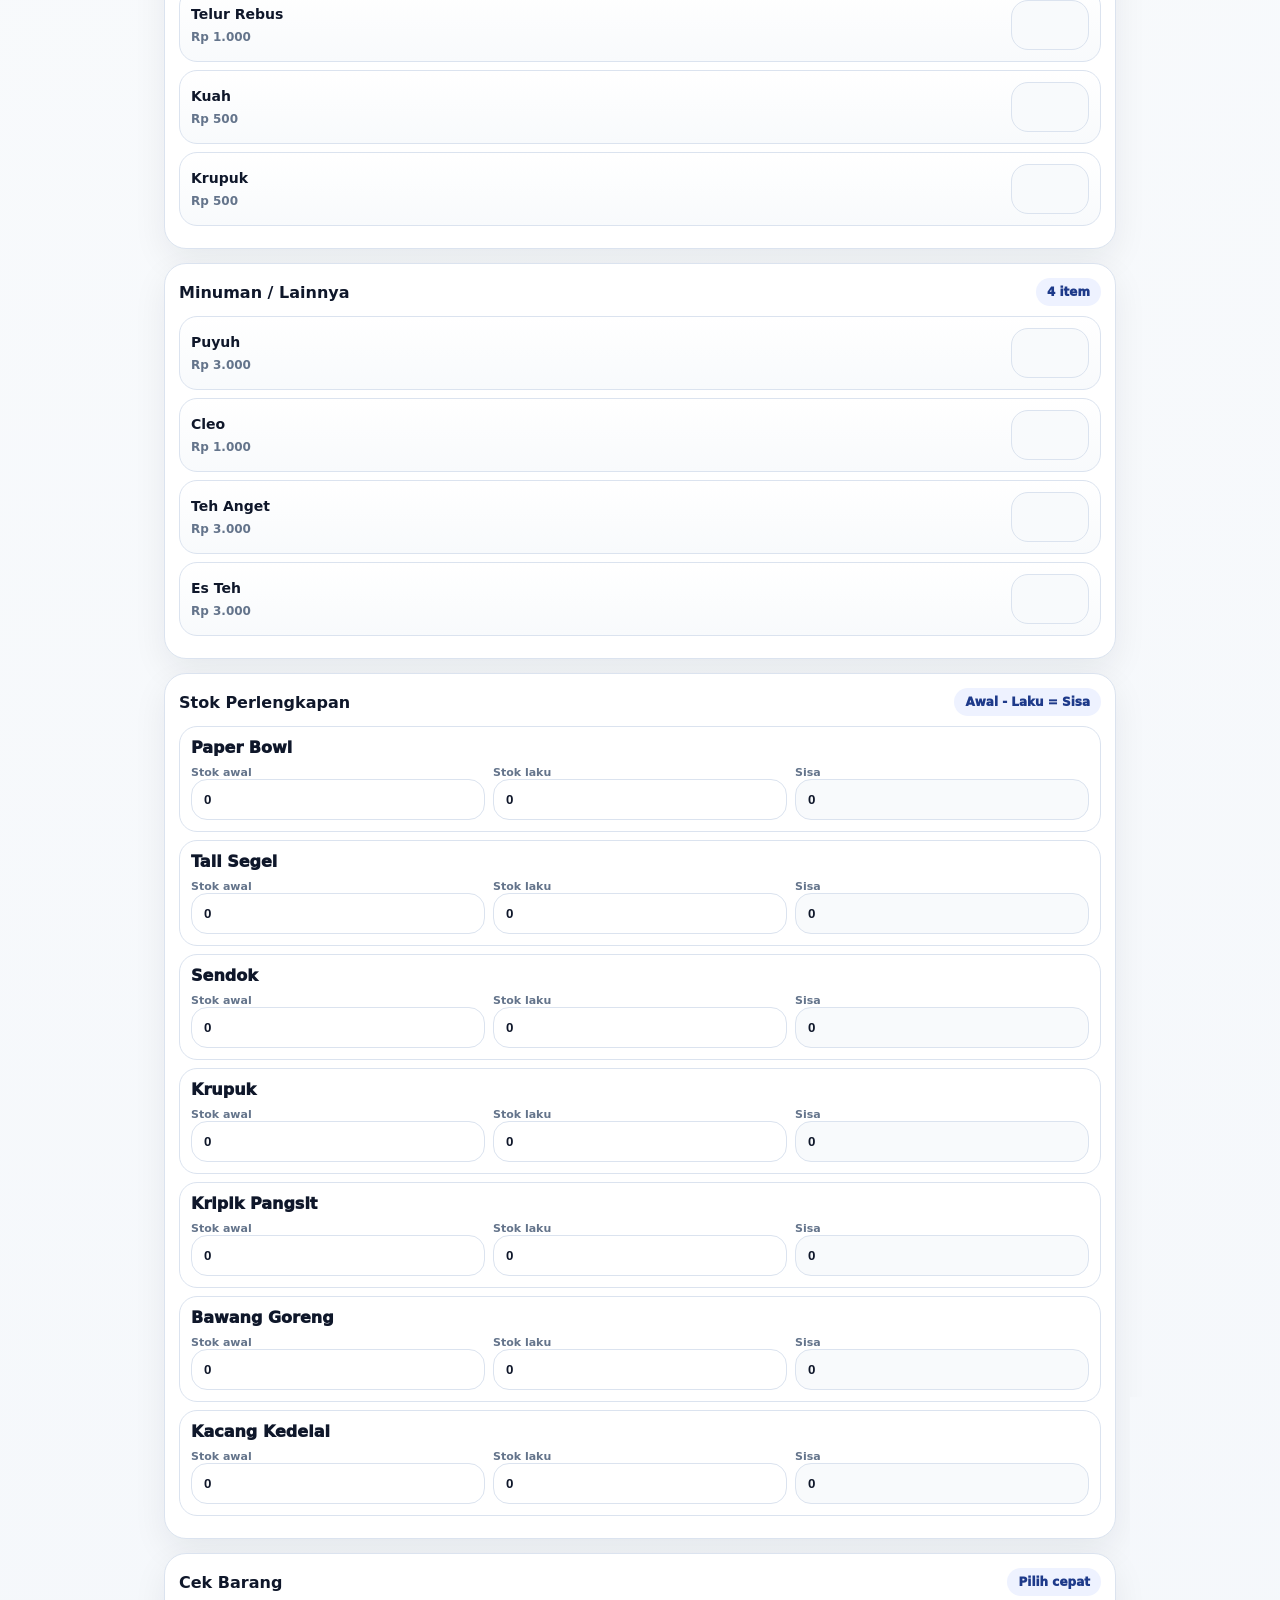
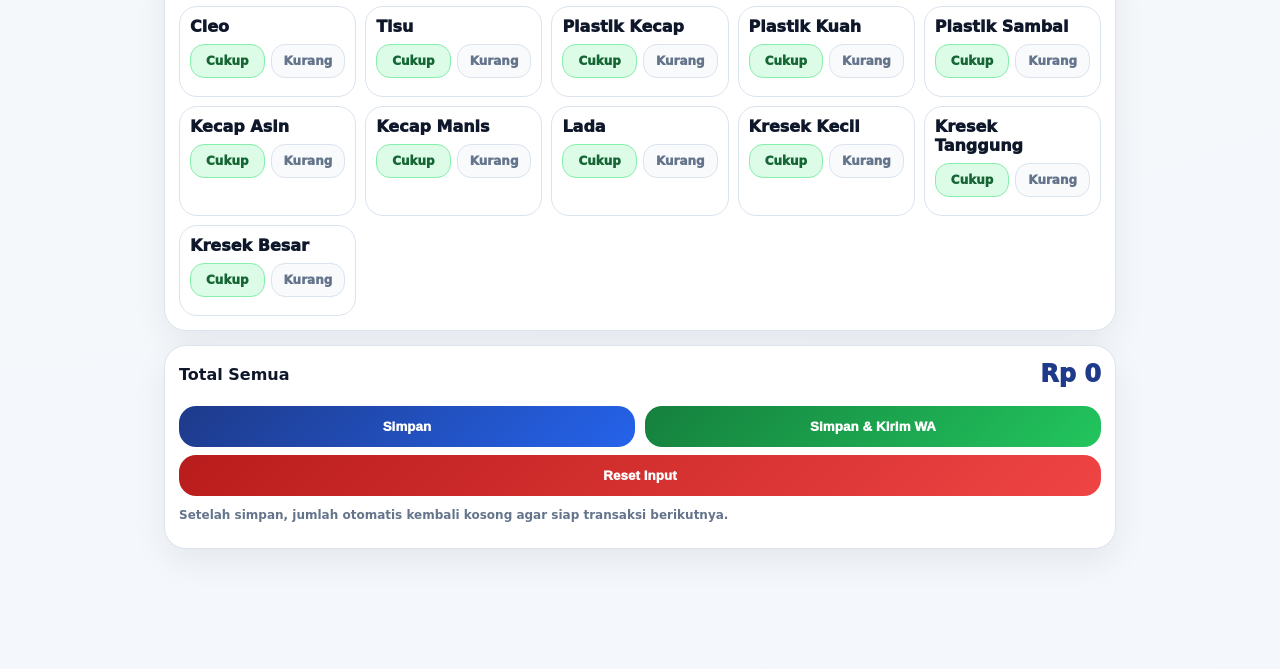
<file: index1.html>
<!doctype html>
<html lang="id">
<head>
<meta charset="utf-8">
<meta name="viewport" content="width=device-width,initial-scale=1,viewport-fit=cover">
<title>Input Penjualan</title>
<style>
:root{
  --bg:#f4f7fb;--card:#ffffff;--text:#0f172a;--muted:#64748b;
  --primary:#1e3a8a;--accent:#2563eb;--line:#dbe3ef;
  --success:#15803d;--danger:#b91c1c;--soft:#eef2ff;
}
*{box-sizing:border-box}
html{scroll-behavior:smooth}
body{
  margin:0;font-family:Inter,system-ui,-apple-system,Segoe UI,Arial,sans-serif;
  background:
    radial-gradient(circle at top left,#dbeafe 0,#f8fafc 34%,var(--bg) 100%);
  color:var(--text);padding-bottom:92px;
}
header{
  position:relative;overflow:hidden;
  background:linear-gradient(135deg,var(--text),var(--primary) 58%,var(--accent));
  color:white;padding:22px 16px 26px;border-radius:0 0 32px 32px;
  box-shadow:0 18px 45px #0f172a35;
}
header:before{
  content:"";position:absolute;right:-55px;top:-65px;width:180px;height:180px;
  background:#ffffff22;border-radius:999px;
}
h1{margin:0;font-size:23px;letter-spacing:-.3px}
header p{margin:7px 0 0;color:#dbeafe;font-weight:700}
.wrap{max-width:980px;margin:auto;padding:14px}
.card{
  background:color-mix(in srgb,var(--card) 93%,white);
  border:1px solid var(--line);border-radius:22px;padding:14px;margin-bottom:14px;
  box-shadow:0 12px 34px #0f172a12;backdrop-filter:blur(10px);
}
.grid{display:grid;grid-template-columns:repeat(auto-fit,minmax(145px,1fr));gap:10px}
.grid2{display:grid;grid-template-columns:1fr 1fr;gap:10px}
.row{display:flex;gap:10px}.row>*{flex:1}
label{display:block;font-weight:900;font-size:13px;margin-bottom:8px}
input,select,textarea{
  width:100%;border:1px solid var(--line);border-radius:16px;padding:12px;
  background:#fff;color:var(--text);outline:none;font-weight:800;
}
input:focus,select:focus,textarea:focus{
  border-color:#93c5fd;box-shadow:0 0 0 4px #dbeafe;
}
button{
  border:0;border-radius:17px;padding:13px 14px;font-weight:1000;cursor:pointer;
  width:100%;margin-top:8px;letter-spacing:.1px;
}
.primary{background:linear-gradient(135deg,var(--primary),var(--accent));color:white}
.green{background:linear-gradient(135deg,var(--success),#22c55e);color:white}
.red{background:linear-gradient(135deg,var(--danger),#ef4444);color:white}
.nav{
  position:fixed;left:0;right:0;bottom:0;background:#fffffff0;backdrop-filter:blur(16px);
  border-top:1px solid var(--line);display:grid;grid-template-columns:repeat(3,1fr);
  gap:8px;padding:9px max(9px,env(safe-area-inset-left)) calc(9px + env(safe-area-inset-bottom));
  z-index:10;
}
.nav a{
  border-radius:18px;padding:11px 6px;text-align:center;text-decoration:none;
  font-weight:1000;color:var(--muted);
}
.nav a.on{background:linear-gradient(135deg,var(--primary),var(--accent));color:white}
.section-title{display:flex;align-items:center;justify-content:space-between;gap:10px;margin-bottom:10px}
.section-title b{font-size:16px}
.pill{
  background:var(--soft);color:var(--primary);padding:7px 11px;border-radius:999px;
  font-weight:1000;font-size:12px;white-space:nowrap;
}
.money{font-size:24px;font-weight:1000;color:var(--primary)}
.small{font-size:12px;color:var(--muted);font-weight:750}
.item-card{
  display:grid;grid-template-columns:1fr 78px;gap:10px;align-items:center;
  border:1px solid var(--line);border-radius:18px;padding:11px;margin:8px 0;
  background:linear-gradient(180deg,#fff,#f8fafc);
}
.item-card b{display:block;margin-bottom:4px;font-size:14px}
.price{font-size:12px;color:var(--muted);font-weight:900}
.qty{
  height:50px;font-size:21px;font-weight:1000;text-align:center;
  border-radius:17px;background:#f8fafc;
}
.qty.is-zero{color:transparent}
.qty.is-zero:focus{color:var(--text)}
.stok-card{
  border:1px solid var(--line);border-radius:18px;padding:11px;margin:8px 0;background:#fff;
}
.stok-name{font-weight:1000;margin-bottom:9px}
.stok-grid{display:grid;grid-template-columns:1fr 1fr 1fr;gap:8px}
.stok-grid label{margin:0;font-size:11px;color:var(--muted)}
.stok-sisa{background:#f8fafc}
.check-grid{display:grid;grid-template-columns:repeat(auto-fit,minmax(155px,1fr));gap:9px;margin-top:10px}
.check-card{
  border:1px solid var(--line);border-radius:18px;padding:10px;background:#fff;
}
.check-name{font-weight:1000;margin-bottom:8px}
.seg{display:grid;grid-template-columns:1fr 1fr;gap:6px}
.seg input{display:none}
.seg span{
  display:block;text-align:center;border:1px solid var(--line);border-radius:14px;
  padding:9px 6px;font-size:12px;font-weight:1000;color:var(--muted);background:#f8fafc;
}
.seg input:checked+span.cukup{background:#dcfce7;color:#166534;border-color:#86efac}
.seg input:checked+span.kurang{background:#fee2e2;color:#991b1b;border-color:#fca5a5}
.operator-badge{
  display:inline-flex;align-items:center;gap:6px;background:#ffffff20;border:1px solid #ffffff30;
  padding:7px 10px;border-radius:999px;margin-top:10px;font-weight:900;color:#fff;
}
.sync-status{
  margin-top:8px;border:1px solid #ffffff30;background:#ffffff18;color:#e0f2fe;
  display:inline-flex;gap:6px;align-items:center;padding:7px 10px;border-radius:999px;
  font-weight:900;font-size:12px;
}
.toast{position:fixed;left:14px;right:14px;bottom:92px;z-index:120;display:none;justify-content:center}
.toast.show{display:flex;animation:fadeIn .2s ease}
.toast span{background:#0f172a;color:white;padding:13px 16px;border-radius:18px;font-weight:900;box-shadow:0 18px 50px #02061744}

.confirm-backdrop{
  position:fixed;inset:0;background:#0f172a99;backdrop-filter:blur(10px);
  display:none;align-items:flex-end;justify-content:center;z-index:99;padding:14px;
}
.confirm-backdrop.show{display:flex;animation:fadeIn .18s ease}
.confirm-box{
  width:min(430px,100%);background:#fff;border:1px solid #ffffff66;border-radius:28px;
  padding:18px;box-shadow:0 28px 80px #02061755;animation:slideUp .22s ease;
}
.confirm-icon{
  width:54px;height:54px;border-radius:19px;display:grid;place-items:center;
  background:linear-gradient(135deg,var(--primary),var(--accent));color:white;
  font-size:27px;font-weight:1000;margin-bottom:12px;
}
.confirm-title{font-size:19px;font-weight:1000;margin:0 0 6px;letter-spacing:-.2px}
.confirm-text{margin:0;color:var(--muted);font-weight:750;line-height:1.45}
.confirm-actions{display:grid;grid-template-columns:1fr 1fr;gap:10px;margin-top:16px}
.confirm-actions button{margin-top:0}
.btn-cancel{background:#f1f5f9;color:#334155}
.btn-ok{background:linear-gradient(135deg,var(--primary),var(--accent));color:white}
.btn-ok.green-ok{background:linear-gradient(135deg,var(--success),#22c55e)}
.btn-ok.red-ok{background:linear-gradient(135deg,var(--danger),#ef4444)}
@keyframes fadeIn{from{opacity:0}to{opacity:1}}
@keyframes slideUp{from{opacity:0;transform:translateY(18px) scale(.98)}to{opacity:1;transform:translateY(0) scale(1)}}
@media(min-width:620px){.confirm-backdrop{align-items:center}}

@media(max-width:560px){
  .wrap{padding:10px}.card{padding:12px;border-radius:20px}
  .grid2{grid-template-columns:1fr}
  .item-card{grid-template-columns:1fr 68px;padding:10px}
  .qty{height:46px;font-size:20px;padding:8px}
  .stok-grid{grid-template-columns:1fr 1fr 1fr}
}
</style>
</head>
<body>
<header>
  <h1>Input Penjualan</h1>
  <p data-brand></p>
  <div class="operator-badge" id="operatorBadge">Operator: -</div>
  <div class="sync-status" id="syncStatus">IndexedDB + Firebase siap</div>
</header>

<main class="wrap">
  <section class="card">
    <div class="grid">
      <label>Tanggal
        <input type="date" id="tanggal" onchange="updateHari()">
        <div class="pill" id="hariBox" style="margin-top:8px;text-align:center">-</div>
      </label>
      <label>Operator
        <select id="operator" onchange="setOperatorBadge()"></select>
      </label>
    </div>
  </section>

  <section class="card">
    <div class="section-title">
      <b>Catatan</b>
      <span class="pill">Opsional</span>
    </div>
    <textarea id="catatan" placeholder="Catatan transaksi, stok, kekurangan barang, atau evaluasi harian..."
style="min-height:160px;resize:vertical;line-height:1.6"></textarea>
  </section>

  <div id="area"></div>

  <section class="card">
    <div class="section-title">
      <b>Total Semua</b>
      <div class="money" id="grand">Rp 0</div>
    </div>
    <div class="row">
      <button class="primary" onclick="konfirmasiSimpan()">Simpan</button>
      <button class="green" onclick="konfirmasiKirimWA()">Simpan & Kirim WA</button>
    </div>
    <button class="red" onclick="konfirmasiReset()">Reset Input</button>
    <p class="small">Setelah simpan, jumlah otomatis kembali kosong agar siap transaksi berikutnya.</p>
  </section>
</main>


<div class="confirm-backdrop" id="confirmModal" onclick="tutupKonfirmasi(event)">
  <div class="confirm-box" role="dialog" aria-modal="true" aria-labelledby="confirmTitle">
    <div class="confirm-icon" id="confirmIcon">?</div>
    <h3 class="confirm-title" id="confirmTitle">Konfirmasi</h3>
    <p class="confirm-text" id="confirmText">Apakah Anda yakin?</p>
    <div class="confirm-actions">
      <button type="button" class="btn-cancel" onclick="batalKonfirmasi()">Batal</button>
      <button type="button" class="btn-ok" id="confirmYes">Ya, lanjutkan</button>
    </div>
  </div>
</div>

<div class="toast" id="toast"><span id="toastText">Berhasil</span></div>

<div id="navbox"></div>

<script>
const DEFAULT_ITEMS={
  produk:[{nama:'Bubur Ori',harga:7000},{nama:'Bubur Cakwe',harga:12000},{nama:'Bubur Telur',harga:12000},{nama:'Bubur Ayam Suwir',harga:15000},{nama:'Bubur Abon',harga:17000},{nama:'Bubur Spesial',harga:13000},{nama:'Bubur Istimewa',harga:17000}],
  extra:[{nama:'Cakwe',harga:2000},{nama:'Ayam Suwir',harga:3000},{nama:'Abon',harga:5000},{nama:'Irisan Telur Dadar',harga:1000},{nama:'Telur Rebus',harga:1000},{nama:'Kuah',harga:500},{nama:'Krupuk',harga:500}],
  minuman:[{nama:'Puyuh',harga:3000},{nama:'Cleo',harga:1000},{nama:'Teh Anget',harga:3000},{nama:'Es Teh',harga:3000}],
  stok:['Paper Bowl','Tali Segel','Sendok','Krupuk','Kripik Pangsit','Bawang Goreng','Kacang Kedelai'],
  kurang:['Cleo','Tisu','Plastik Kecap','Plastik Kuah','Plastik Sambal','Kecap Asin','Kecap Manis','Lada','Kresek Kecil','Kresek Tanggung','Kresek Besar'],
  labels:{produk:'Penjualan Bubur',extra:'Extra Topping',minuman:'Minuman / Lainnya',stok:'Stok Perlengkapan',kurang:'Cek Barang'}
};
const DEFAULT_THEME={brand:'Bubur Ayam Bandung Akang Hamzah',bg:'#f4f7fb',card:'#ffffff',text:'#0f172a',primary:'#1e3a8a',accent:'#2563eb',success:'#15803d',danger:'#b91c1c'};
const DEFAULT_OPERATORS=['Akang Hamzah','Operator 1','Operator 2'];

const FIREBASE_URL='https://bubur-60a27-default-rtdb.asia-southeast1.firebasedatabase.app';
const DB_NAME='bubur_akang_hamzah_db';
const DB_VERSION=1;
let dbPromise=null;


function openDB(){
  if(dbPromise)return dbPromise;
  dbPromise=new Promise((resolve,reject)=>{
    const req=indexedDB.open(DB_NAME,DB_VERSION);
    req.onupgradeneeded=e=>{
      const db=e.target.result;
      if(!db.objectStoreNames.contains('laporan')){
        const s=db.createObjectStore('laporan',{keyPath:'id'});
        s.createIndex('tanggal','tanggal',{unique:false});
        s.createIndex('synced','synced',{unique:false});
      }
      if(!db.objectStoreNames.contains('settings')){
        db.createObjectStore('settings',{keyPath:'key'});
      }
    };
    req.onsuccess=()=>resolve(req.result);
    req.onerror=()=>reject(req.error);
  });
  return dbPromise;
}
async function idbPut(storeName,value){
  const db=await openDB();
  return new Promise((resolve,reject)=>{
    const tx=db.transaction(storeName,'readwrite');
    tx.objectStore(storeName).put(value);
    tx.oncomplete=()=>resolve(true);
    tx.onerror=()=>reject(tx.error);
  });
}
async function idbGetAll(storeName){
  const db=await openDB();
  return new Promise((resolve,reject)=>{
    const tx=db.transaction(storeName,'readonly');
    const req=tx.objectStore(storeName).getAll();
    req.onsuccess=()=>resolve(req.result||[]);
    req.onerror=()=>reject(req.error);
  });
}
async function saveTransactionIDB(d){
  await idbPut('laporan',d);
  return d;
}
async function syncToFirebase(d){
  if(!navigator.onLine)throw new Error('offline');
  const path=`/laporan/${encodeURIComponent(d.tanggal)}/${encodeURIComponent(d.id)}.json`;
  const syncedAt=new Date().toISOString();
  const payload={...d,synced:true,syncedAt};
  const res=await fetch(FIREBASE_URL+path,{
    method:'PUT',
    headers:{'Content-Type':'application/json'},
    body:JSON.stringify(payload)
  });
  if(!res.ok)throw new Error('Firebase gagal: '+res.status);
  await idbPut('laporan',payload);
  return payload;
}
async function syncPending(){
  try{
    const all=await idbGetAll('laporan');
    const pending=all.filter(x=>!x.synced);
    if(!pending.length){setSyncStatus('Semua data tersinkron');return}
    setSyncStatus(`Sinkron ${pending.length} data...`);
    for(const d of pending){
      try{await syncToFirebase(d)}catch(e){}
    }
    const left=(await idbGetAll('laporan')).filter(x=>!x.synced).length;
    setSyncStatus(left?`${left} data menunggu internet`:'Semua data tersinkron');
  }catch(e){
    setSyncStatus('IndexedDB belum siap');
  }
}
function setSyncStatus(text){
  const el=document.getElementById('syncStatus');
  if(el)el.textContent=text;
}
window.addEventListener('online',syncPending);
window.getLaporanIDB=async()=>await idbGetAll('laporan');

function today(){return new Date(Date.now()-new Date().getTimezoneOffset()*60000).toISOString().slice(0,10)}

function namaHari(tgl){
  const hari=['Ahad','Senin','Selasa','Rabu','Kamis',"Jum'at",'Sabtu'];
  return hari[new Date(tgl).getDay()]||'';
}

function rp(n){return 'Rp '+Number(n||0).toLocaleString('id-ID')}
function clone(o){return JSON.parse(JSON.stringify(o))}
function safeJSON(key,def){try{return JSON.parse(localStorage.getItem(key)||'null')||def}catch(e){return def}}

function getItems(){
  let x=safeJSON('app_items',null);
  if(!x){x=clone(DEFAULT_ITEMS);localStorage.setItem('app_items',JSON.stringify(x))}
  if(!x.labels)x.labels=clone(DEFAULT_ITEMS.labels);
  ['produk','extra','minuman','stok','kurang'].forEach(k=>{if(!x[k])x[k]=clone(DEFAULT_ITEMS[k])});
  return x;
}
function setItems(x){localStorage.setItem('app_items',JSON.stringify(x))}
function getTheme(){return Object.assign({},DEFAULT_THEME,safeJSON('app_theme',{}))}
function setTheme(t){localStorage.setItem('app_theme',JSON.stringify(t))}
function getOperators(){
  let ops=safeJSON('app_operators',null);
  if(!Array.isArray(ops)||!ops.length){
    ops=clone(DEFAULT_OPERATORS);
    localStorage.setItem('app_operators',JSON.stringify(ops));
  }
  return ops;
}
function applyTheme(){
  const t=getTheme();
  ['bg','card','text','primary','accent','success','danger'].forEach(k=>document.documentElement.style.setProperty('--'+k,t[k]));
  let b=document.querySelector('[data-brand]');
  if(b)b.textContent=t.brand||DEFAULT_THEME.brand;
}
function nav(active){
  return `<nav class="nav"><a class="${active==='input'?'on':''}" href="index.html">Input</a><a class="${active==='laporan'?'on':''}" href="laporan.html">Laporan</a><a class="${active==='setting'?'on':''}" href="setting.html">Setting</a></nav>`;
}

let items=getItems();
tanggal.value=today();
navbox.innerHTML=nav('input');
applyTheme();
renderOperator();
updateHari();

function label(k,fallback){return (items.labels&&items.labels[k])||fallback}
function renderOperator(){
  const ops=getOperators();
  operator.innerHTML=ops.map(n=>`<option value="${esc(n)}">${esc(n)}</option>`).join('');
  operator.value=localStorage.getItem('last_operator')||ops[0]||'';
  setOperatorBadge();
}
function updateHari(){
  hariBox.textContent=namaHari(tanggal.value);
}
function setOperatorBadge(){
  localStorage.setItem('last_operator',operator.value||'');
  operatorBadge.textContent='Operator: '+(operator.value||'-');
}
function esc(s){return String(s??'').replace(/[&<>"']/g,m=>({'&':'&amp;','<':'&lt;','>':'&gt;','"':'&quot;',"'":'&#039;'}[m]))}

function qtyInput(id){
  return `<input class="qty is-zero" type="number" inputmode="numeric" min="0" value="0" id="${id}"
    onfocus="clearZero(this)" onblur="restoreZero(this)" oninput="markZero(this);hitung()">`;
}
function clearZero(el){if(el.value==='0')el.value='';markZero(el)}
function restoreZero(el){if(el.value===''||Number(el.value)<0)el.value='0';markZero(el);hitung()}
function markZero(el){el.classList.toggle('is-zero',Number(el.value||0)===0)}

function render(){
  let html='';
  [
    ['produk',label('produk','Penjualan Bubur')],
    ['extra',label('extra','Extra Topping')],
    ['minuman',label('minuman','Minuman / Lainnya')]
  ].forEach(([key,title])=>{
    html+=`<section class="card"><div class="section-title"><b>${esc(title)}</b><span class="pill">${items[key].length} item</span></div>`;
    items[key].forEach((it,i)=>{
      html+=`<div class="item-card">
        <div><b>${esc(it.nama)}</b><span class="price">${rp(it.harga)}</span></div>
        ${qtyInput(`${key}_${i}`)}
      </div>`;
    });
    html+='</section>';
  });

  html+=`<section class="card">
    <div class="section-title"><b>${esc(label('stok','Stok Perlengkapan'))}</b><span class="pill">Awal - Laku = Sisa</span></div>
    ${items.stok.map((n,i)=>`<div class="stok-card">
      <div class="stok-name">${esc(n)}</div>
      <div class="stok-grid">
        <label>Stok awal<input type="number" inputmode="numeric" min="0" value="0" id="stok_awal_${i}" onfocus="clearZero(this)" onblur="restoreZero(this)" oninput="markZero(this);hitungStok(${i})" class="is-zero"></label>
        <label>Stok laku<input type="number" inputmode="numeric" min="0" value="0" id="stok_laku_${i}" onfocus="clearZero(this)" onblur="restoreZero(this)" oninput="markZero(this);hitungStok(${i})" class="is-zero"></label>
        <label>Sisa<input class="stok-sisa" type="number" id="stok_sisa_${i}" value="0" readonly></label>
      </div>
    </div>`).join('')}
  </section>`;

  html+=`<section class="card">
    <div class="section-title"><b>${esc(label('kurang','Cek Barang'))}</b><span class="pill">Pilih cepat</span></div>
    <div class="check-grid">
    ${items.kurang.map((n,i)=>`<div class="check-card">
      <div class="check-name">${esc(n)}</div>
      <div class="seg">
        <label><input type="radio" name="cek_${i}" value="cukup" checked><span class="cukup">Cukup</span></label>
        <label><input type="radio" name="cek_${i}" value="kurang"><span class="kurang">Kurang</span></label>
      </div>
    </div>`).join('')}
    </div>
  </section>`;

  area.innerHTML=html;
  document.querySelectorAll('.qty,input[type=number]').forEach(markZero);
  hitung();
}
function hitungStok(i){
  const awal=+document.getElementById('stok_awal_'+i).value||0;
  const laku=+document.getElementById('stok_laku_'+i).value||0;
  document.getElementById('stok_sisa_'+i).value=Math.max(awal-laku,0);
}
function ambilKel(k){
  return items[k].map((it,i)=>{
    let jumlah=+document.getElementById(`${k}_${i}`).value||0;
    return {nama:it.nama,harga:+it.harga||0,jumlah,total:jumlah*(+it.harga||0)};
  });
}
function statusCek(i){
  return document.querySelector(`input[name="cek_${i}"]:checked`)?.value||'cukup';
}
function buatData(){
  let produk=ambilKel('produk'),extra=ambilKel('extra'),minuman=ambilKel('minuman');
  let total=[...produk,...extra,...minuman].reduce((a,b)=>a+b.total,0);
  return {
    id:String(Date.now())+'_'+Math.random().toString(36).slice(2,8),
    waktu:new Date().toLocaleString('id-ID'),
    tanggal:tanggal.value,
    operator:operator.value||'',
    catatan:catatan.value,
    labels:items.labels||{},
    produk,extra,minuman,
    stok:items.stok.map((nama,i)=>{
      let awal=+document.getElementById('stok_awal_'+i).value||0;
      let laku=+document.getElementById('stok_laku_'+i).value||0;
      let sisa=Math.max(awal-laku,0);
      return {nama,awal,laku,sisa};
    }),
    kurang:items.kurang.map((nama,i)=>{
      let status=statusCek(i);
      return {nama,status,kurang:status==='kurang'};
    }),
    total
  };
}
function hitung(){
  let total=0;
  ['produk','extra','minuman'].forEach(k=>items[k].forEach((it,i)=>{
    total+=(+document.getElementById(`${k}_${i}`)?.value||0)*(+it.harga||0);
  }));
  grand.textContent=rp(total);
}

let aksiKonfirmasi=null;
function bukaKonfirmasi({judul,pesan,ikon='?',teksYa='Ya, lanjutkan',mode='primary',aksi}){
  aksiKonfirmasi=aksi;
  confirmTitle.textContent=judul;
  confirmText.textContent=pesan;
  confirmIcon.textContent=ikon;
  confirmYes.textContent=teksYa;
  confirmYes.className='btn-ok '+(mode==='green'?'green-ok':mode==='red'?'red-ok':'');
  confirmModal.classList.add('show');
}
function batalKonfirmasi(){
  aksiKonfirmasi=null;
  confirmModal.classList.remove('show');
}
function tutupKonfirmasi(e){
  if(e.target===confirmModal)batalKonfirmasi();
}
confirmYes.onclick=function(){
  const aksi=aksiKonfirmasi;
  batalKonfirmasi();
  if(typeof aksi==='function')aksi();
};
document.addEventListener('keydown',e=>{if(e.key==='Escape')batalKonfirmasi()});
function adaInputTerisi(){
  const qty=[...document.querySelectorAll('input[type=number]:not([readonly])')].some(x=>Number(x.value||0)>0);
  const cekKurang=[...document.querySelectorAll('.seg input[value="kurang"]')].some(x=>x.checked);
  return qty||cekKurang||catatan.value.trim();
}
function konfirmasiSimpan(){
  if(!adaInputTerisi())return bukaKonfirmasi({
    judul:'Input masih kosong',
    pesan:'Belum ada jumlah, stok, cek barang kurang, atau catatan. Tetap simpan transaksi kosong?',
    ikon:'!',teksYa:'Tetap simpan',mode:'red',aksi:()=>simpan()
  });
  bukaKonfirmasi({
    judul:'Simpan transaksi?',
    pesan:'Data akan masuk ke laporan, lalu form otomatis dikosongkan untuk transaksi berikutnya.',
    ikon:'✓',teksYa:'Ya, simpan',mode:'primary',aksi:()=>simpan()
  });
}
function konfirmasiKirimWA(){
  if(!adaInputTerisi())return bukaKonfirmasi({
    judul:'Input masih kosong',
    pesan:'Belum ada data transaksi. Tetap simpan dan buka WhatsApp?',
    ikon:'!',teksYa:'Tetap kirim',mode:'red',aksi:()=>kirimWA()
  });
  bukaKonfirmasi({
    judul:'Simpan & kirim WhatsApp?',
    pesan:'Transaksi akan disimpan ke laporan, setelah itu ringkasan akan dibuka di WhatsApp.',
    ikon:'➤',teksYa:'Ya, kirim WA',mode:'green',aksi:()=>kirimWA()
  });
}
function konfirmasiReset(){
  if(!adaInputTerisi())return resetForm();
  bukaKonfirmasi({
    judul:'Reset input?',
    pesan:'Semua angka, pilihan cek barang, dan catatan yang belum disimpan akan dikosongkan.',
    ikon:'×',teksYa:'Ya, reset',mode:'red',aksi:()=>resetForm()
  });
}

function tampilToast(pesan){
  toastText.textContent=pesan;
  toast.classList.add('show');
  clearTimeout(window.toastTimer);
  window.toastTimer=setTimeout(()=>toast.classList.remove('show'),2200);
}
async function simpan(noAlert=false){
  let d={...buatData(),synced:false,createdAt:new Date().toISOString()};
  try{
    setSyncStatus('Menyimpan ke IndexedDB...');
    await saveTransactionIDB(d);
    setSyncStatus('Tersimpan lokal, sinkron Firebase...');
    try{
      await syncToFirebase(d);
      if(!noAlert)tampilToast('Transaksi tersimpan di IndexedDB & Firebase');
      setSyncStatus('Tersimpan di IndexedDB + Firebase');
    }catch(e){
      if(!noAlert)tampilToast('Tersimpan di HP. Firebase menunggu internet.');
      setSyncStatus('Tersimpan lokal, Firebase tertunda');
    }
    resetForm();updateHari();
  }catch(e){
    tampilToast('Gagal menyimpan: '+(e.message||e));
    setSyncStatus('Gagal menyimpan');
  }
}
function resetForm(){
  document.querySelectorAll('input[type=number]:not([readonly])').forEach(x=>{x.value='0';markZero(x)});
  document.querySelectorAll('[id^="stok_sisa_"]').forEach(x=>x.value='0');
  document.querySelectorAll('.seg input[value="cukup"]').forEach(x=>x.checked=true);
  catatan.value='';
  hitung();
}
async function kirimWA(){
  let d=buatData();
  await simpan(true);
  let txt=`*LAPORAN PENJUALAN*\n\nHari : ${namaHari(d.tanggal)}\nTanggal : ${d.tanggal}\nWaktu : ${d.waktu}\nOperator : ${d.operator||'-'}\n\n`;
  [['produk',label('produk','Penjualan Bubur')],['extra',label('extra','Extra Topping')],['minuman',label('minuman','Minuman / Lainnya')]].forEach(([k,judul])=>{
    let ada=d[k].filter(x=>x.jumlah>0);
    txt+=`*${judul}*\n`+(ada.length?ada.map(x=>`${x.nama} ${x.jumlah} = ${rp(x.total)}`).join('\n'):'-')+'\n\n';
  });
  let stokAda=d.stok.filter(x=>x.awal>0||x.laku>0||x.sisa>0);
  if(stokAda.length){
    txt+='*STOK PERLENGKAPAN*\n'+stokAda.map(x=>`${x.nama}: awal ${x.awal}, laku ${x.laku}, sisa ${x.sisa}`).join('\n')+'\n\n';
  }
  let kurang=d.kurang.filter(x=>x.kurang);
  if(kurang.length)txt+='*BARANG KURANG*\n'+kurang.map(x=>'- '+x.nama).join('\n')+'\n\n';
  if(d.catatan){
    txt+=`━━━━━━━━━━
*CATATAN*
━━━━━━━━━━
${d.catatan}

`;
  }
  txt+=`*TOTAL: ${rp(d.total)}*`;
  tampilToast('Transaksi tersimpan, WhatsApp dibuka');
  window.open('https://wa.me/?text='+encodeURIComponent(txt),'_blank');
}
openDB().then(()=>syncPending()).catch(()=>setSyncStatus('IndexedDB tidak tersedia'));
render();
</script>
</body>
</html>
</file>
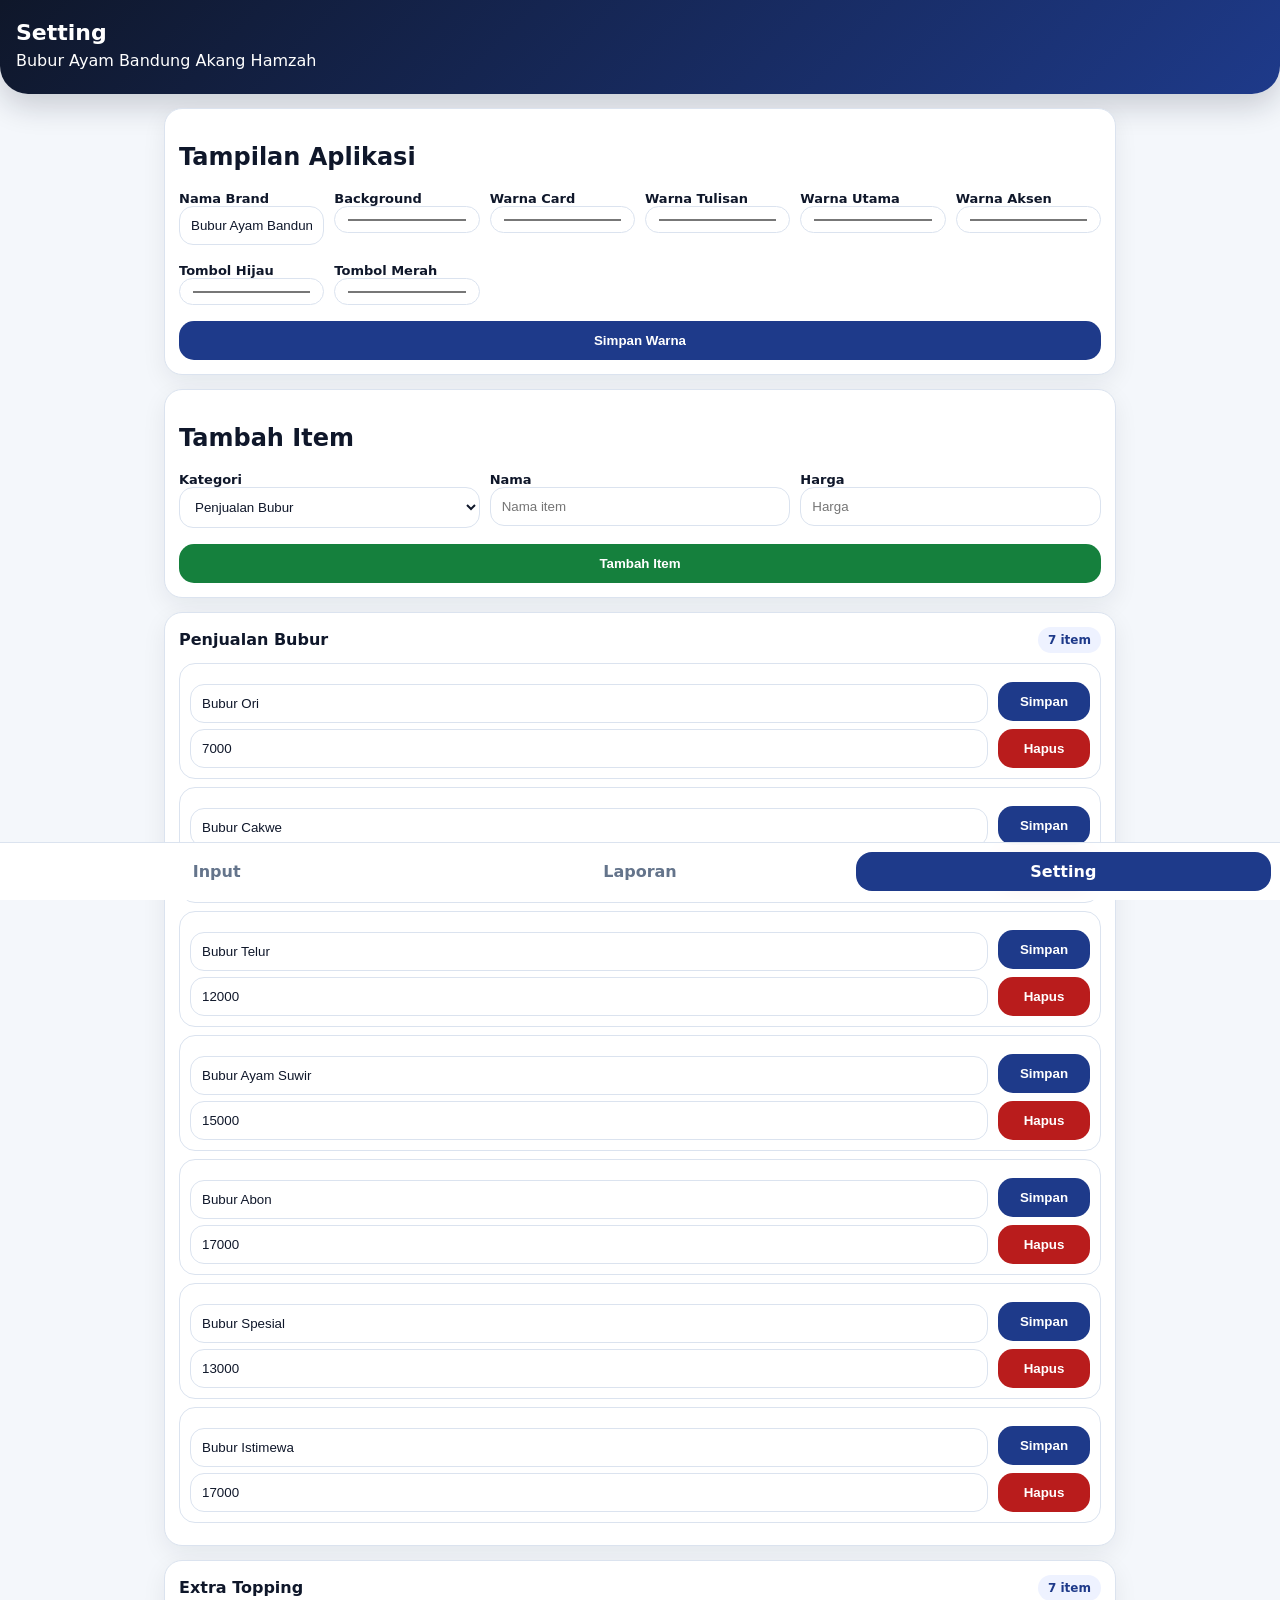
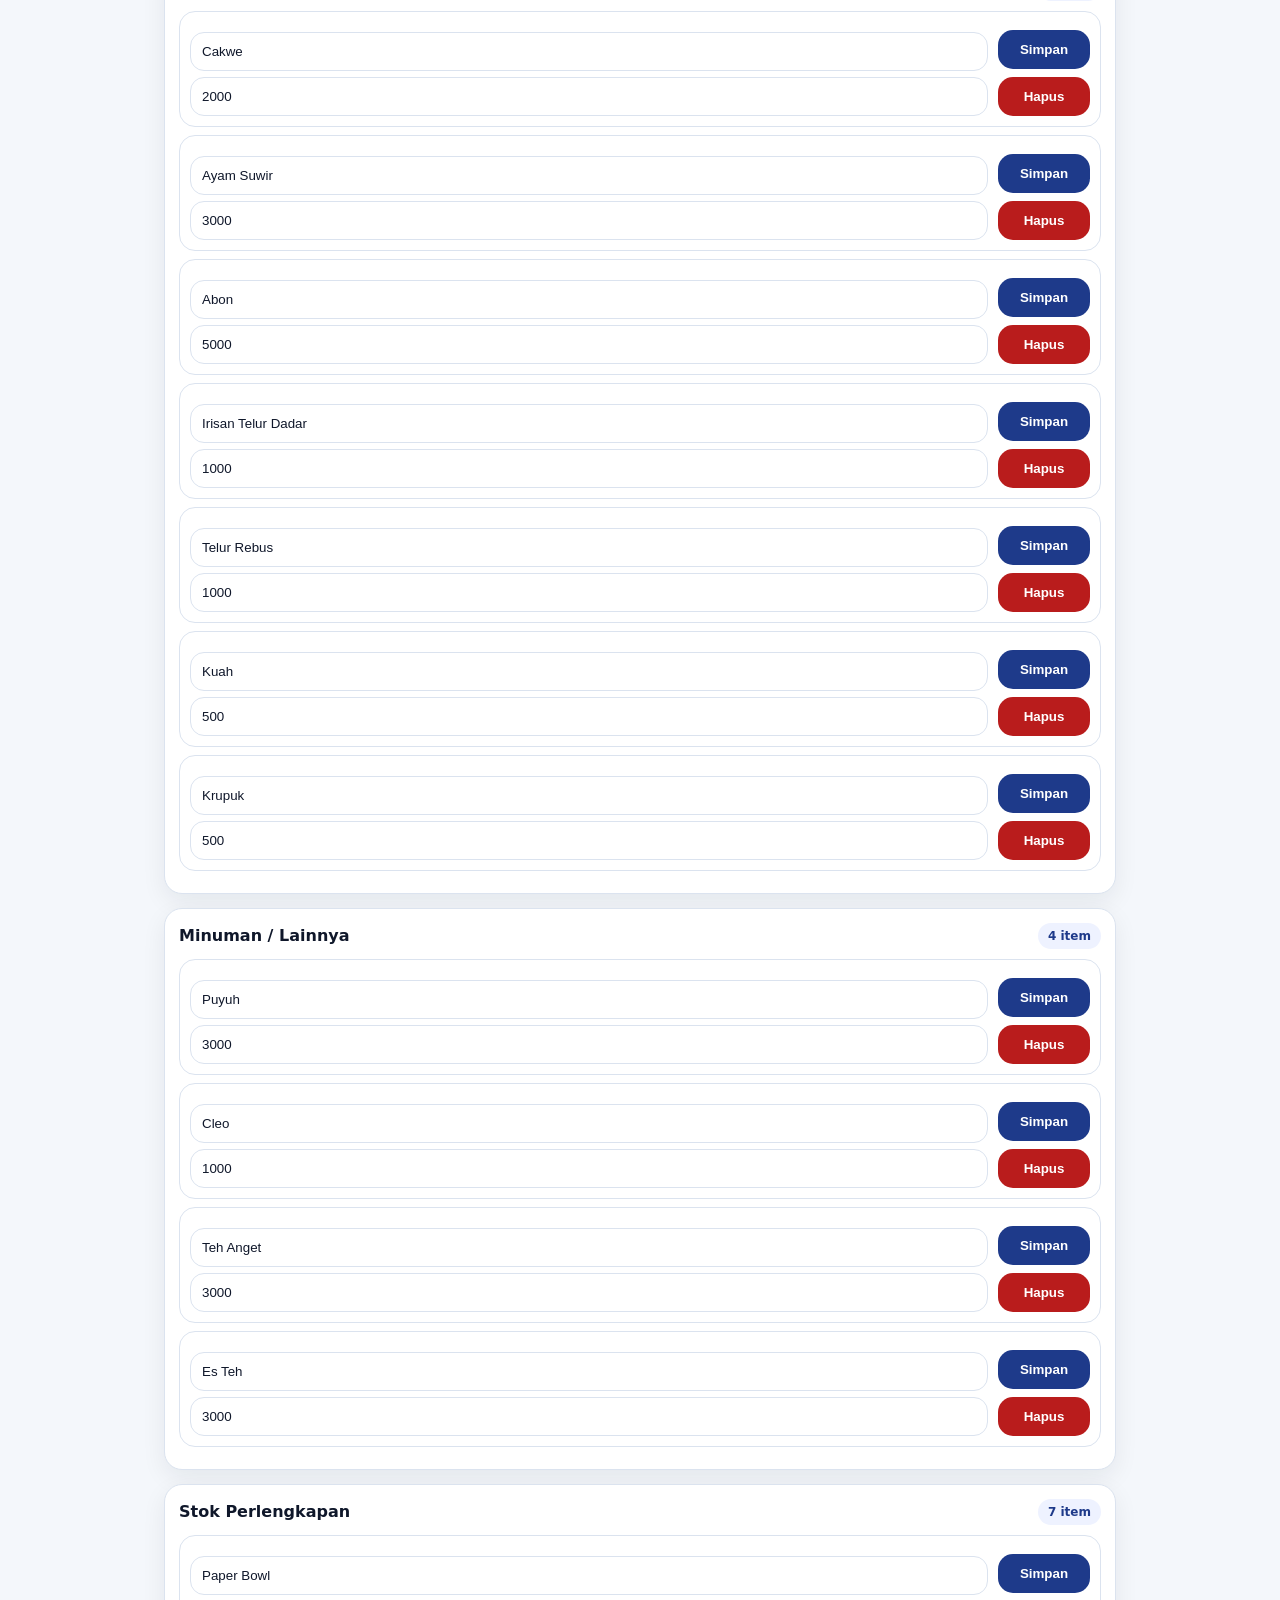
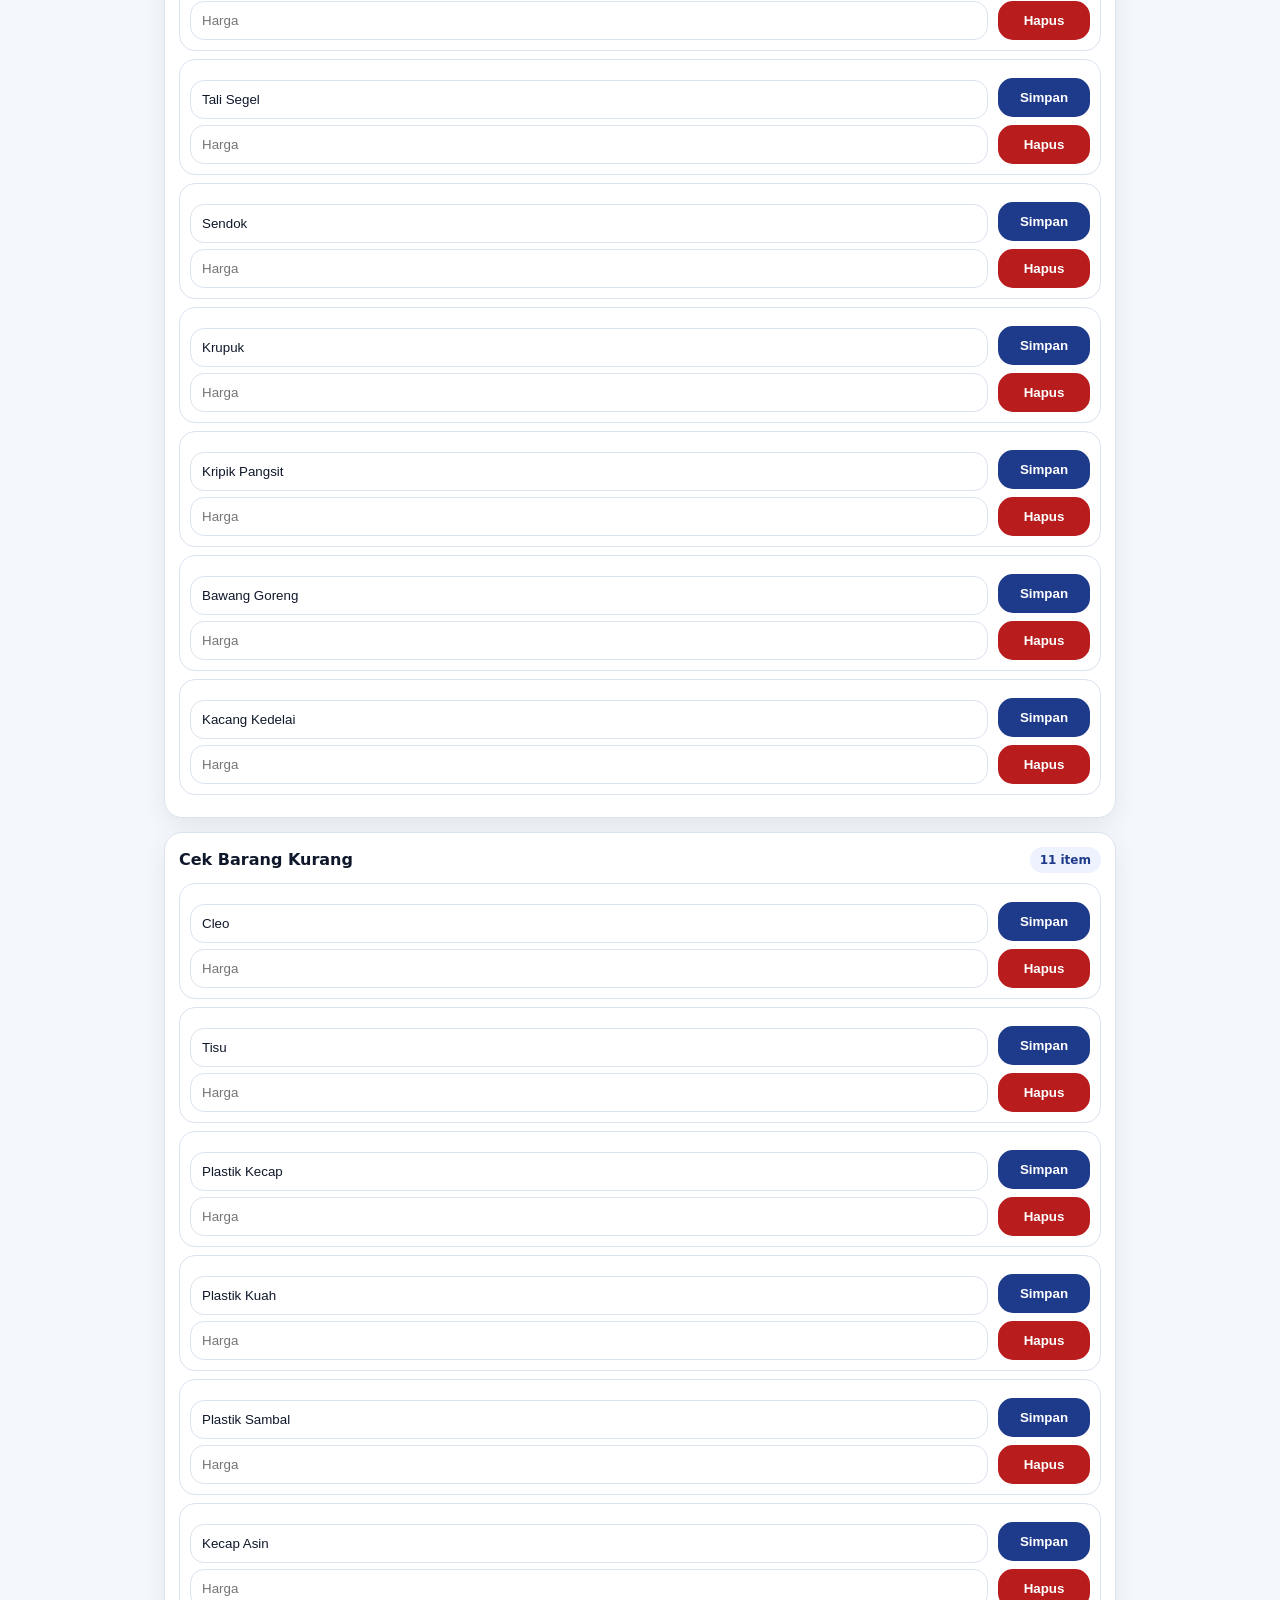
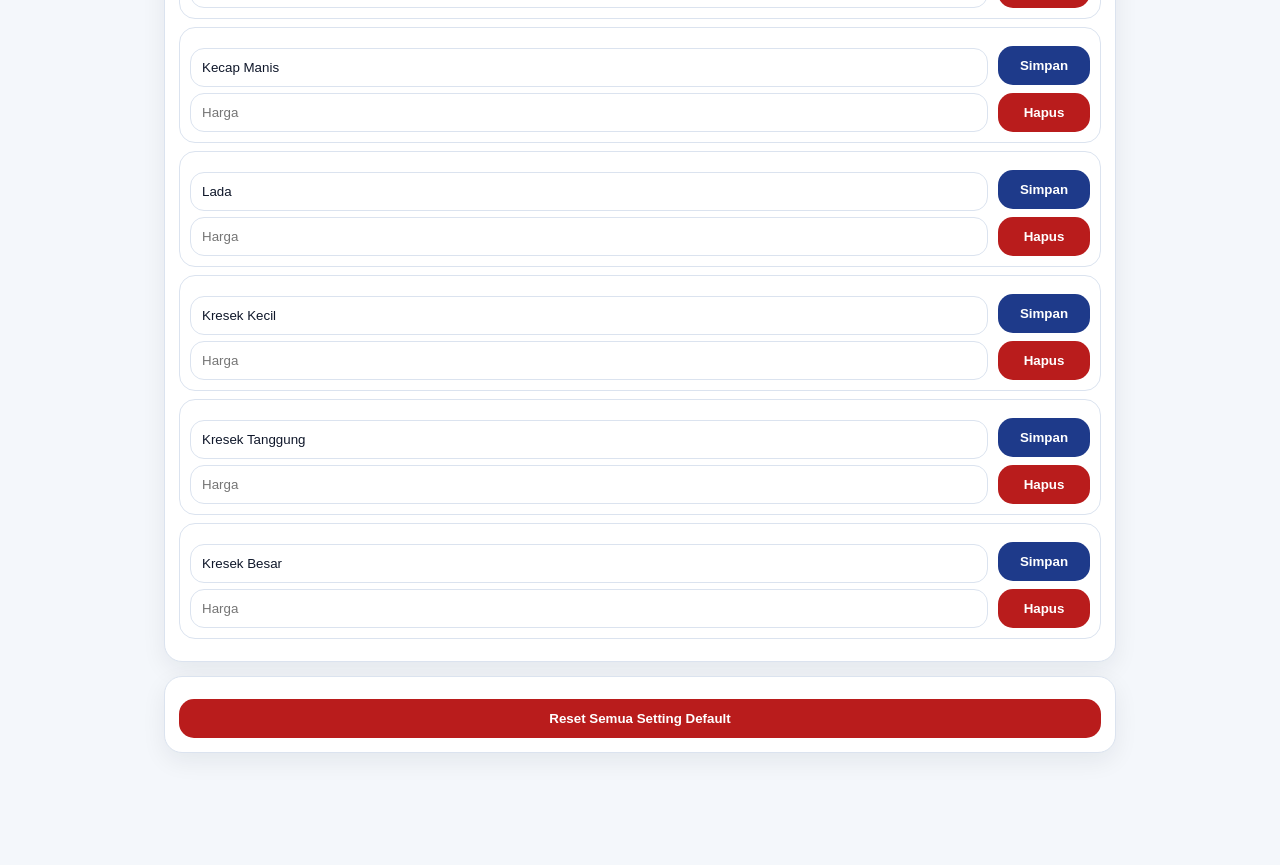
<file: setting.html>
<!doctype html><html lang="id"><head><meta charset="utf-8"><meta name="viewport" content="width=device-width,initial-scale=1"><title>Setting</title><style>:root{--bg:#f4f7fb;--card:#fff;--text:#0f172a;--muted:#64748b;--primary:#1e3a8a;--accent:#2563eb;--line:#dbe3ef;--success:#15803d;--danger:#b91c1c}*{box-sizing:border-box}body{margin:0;font-family:Inter,system-ui,Segoe UI,Arial,sans-serif;background:var(--bg);color:var(--text);padding-bottom:84px}header{background:linear-gradient(135deg,var(--text),var(--primary));color:white;padding:20px 16px 24px;border-radius:0 0 28px 28px;box-shadow:0 12px 30px #0f172a30}h1{margin:0;font-size:22px}header p{margin:6px 0 0}.wrap{max-width:980px;margin:auto;padding:14px}.card{background:var(--card);border:1px solid var(--line);border-radius:18px;padding:14px;margin-bottom:14px;box-shadow:0 8px 24px #0f172a12}.grid{display:grid;grid-template-columns:repeat(auto-fit,minmax(145px,1fr));gap:10px}.row{display:flex;gap:10px}.row>*{flex:1}label{display:block;font-weight:800;font-size:13px;margin-bottom:8px}input,select,textarea{width:100%;border:1px solid var(--line);border-radius:14px;padding:11px;background:#fff;color:var(--text)}button{border:0;border-radius:15px;padding:12px 14px;font-weight:900;cursor:pointer;width:100%;margin-top:8px}.primary{background:var(--primary);color:white}.green{background:var(--success);color:white}.red{background:var(--danger);color:white}.nav{position:fixed;left:0;right:0;bottom:0;background:#fffffff2;backdrop-filter:blur(12px);border-top:1px solid var(--line);display:grid;grid-template-columns:repeat(3,1fr);gap:8px;padding:9px;z-index:10}.nav a{border-radius:16px;padding:10px 6px;text-align:center;text-decoration:none;font-weight:900;color:var(--muted)}.nav a.on{background:var(--primary);color:white}.section-title{display:flex;align-items:center;justify-content:space-between;margin-bottom:10px}.pill{background:#eef2ff;color:var(--primary);padding:6px 10px;border-radius:999px;font-weight:900;font-size:12px}.money{font-size:22px;font-weight:1000;color:var(--primary)}table{width:100%;border-collapse:collapse;font-size:13px}th,td{border:1px solid var(--line);padding:8px;text-align:center}th{background:#eef2ff}td.left,th.left{text-align:left}.scroll{overflow:auto}.small{font-size:12px;color:var(--muted)}.item-card{display:grid;grid-template-columns:1fr 92px;gap:10px;align-items:end;border:1px solid var(--line);border-radius:16px;padding:10px;margin:8px 0;background:#fff}.item-card b{display:block;margin-bottom:4px}.qty{font-size:18px;font-weight:900;text-align:center}.empty{padding:24px;text-align:center;color:var(--muted)}@media(max-width:520px){.wrap{padding:10px}.card{padding:12px}.item-card{grid-template-columns:1fr 78px}th,td{padding:6px;font-size:12px}}</style></head><body><header><h1>Setting</h1><p data-brand></p></header><main class="wrap"><section class="card"><h2>Tampilan Aplikasi</h2><div class="grid" id="themeBox"></div><button class="primary" onclick="saveTheme()">Simpan Warna</button></section><section class="card"><h2>Tambah Item</h2><div class="grid"><label>Kategori<select id="kat"><option value="produk">Penjualan Bubur</option><option value="extra">Extra Topping</option><option value="minuman">Minuman/Lainnya</option><option value="stok">Stok Perlengkapan</option><option value="kurang">Cek Barang Kurang</option></select></label><label>Nama<input id="nama" placeholder="Nama item"></label><label>Harga<input id="harga" type="number" placeholder="Harga"></label></div><button class="green" onclick="addItem()">Tambah Item</button></section><div id="lists"></div><section class="card"><button class="red" onclick="resetDefault()">Reset Semua Setting Default</button></section></main><div id="navbox"></div><script>const DEFAULT_ITEMS={produk:[{nama:'Bubur Ori',harga:7000},{nama:'Bubur Cakwe',harga:12000},{nama:'Bubur Telur',harga:12000},{nama:'Bubur Ayam Suwir',harga:15000},{nama:'Bubur Abon',harga:17000},{nama:'Bubur Spesial',harga:13000},{nama:'Bubur Istimewa',harga:17000}],extra:[{nama:'Cakwe',harga:2000},{nama:'Ayam Suwir',harga:3000},{nama:'Abon',harga:5000},{nama:'Irisan Telur Dadar',harga:1000},{nama:'Telur Rebus',harga:1000},{nama:'Kuah',harga:500},{nama:'Krupuk',harga:500}],minuman:[{nama:'Puyuh',harga:3000},{nama:'Cleo',harga:1000},{nama:'Teh Anget',harga:3000},{nama:'Es Teh',harga:3000}],stok:['Paper Bowl','Tali Segel','Sendok','Krupuk','Kripik Pangsit','Bawang Goreng','Kacang Kedelai'],kurang:['Cleo','Tisu','Plastik Kecap','Plastik Kuah','Plastik Sambal','Kecap Asin','Kecap Manis','Lada','Kresek Kecil','Kresek Tanggung','Kresek Besar']};
const DEFAULT_THEME={brand:'Bubur Ayam Bandung Akang Hamzah',bg:'#f4f7fb',card:'#ffffff',text:'#0f172a',primary:'#1e3a8a',accent:'#2563eb',success:'#15803d',danger:'#b91c1c'};
function today(){return new Date(Date.now()-new Date().getTimezoneOffset()*60000).toISOString().slice(0,10)}function rp(n){return 'Rp '+Number(n||0).toLocaleString('id-ID')}function clone(o){return JSON.parse(JSON.stringify(o))}function getItems(){let x=JSON.parse(localStorage.getItem('app_items')||'null');if(!x){x=clone(DEFAULT_ITEMS);localStorage.setItem('app_items',JSON.stringify(x))}return x}function setItems(x){localStorage.setItem('app_items',JSON.stringify(x))}function getTheme(){return Object.assign({},DEFAULT_THEME,JSON.parse(localStorage.getItem('app_theme')||'{}'))}function setTheme(t){localStorage.setItem('app_theme',JSON.stringify(t))}function applyTheme(){const t=getTheme();['bg','card','text','primary','accent','success','danger'].forEach(k=>document.documentElement.style.setProperty('--'+k,t[k]));let b=document.querySelector('[data-brand]');if(b)b.textContent=t.brand}function nav(active){return `<nav class="nav"><a class="${active==='input'?'on':''}" href="index.html">Input</a><a class="${active==='laporan'?'on':''}" href="laporan.html">Laporan</a><a class="${active==='setting'?'on':''}" href="setting.html">Setting</a></nav>`}
navbox.innerHTML=nav('setting');applyTheme();function esc(s){return String(s).replaceAll('&','&amp;').replaceAll('<','&lt;').replaceAll('"','&quot;')}function renderTheme(){let t=getTheme(),fields=[['brand','Nama Brand','text'],['bg','Background','color'],['card','Warna Card','color'],['text','Warna Tulisan','color'],['primary','Warna Utama','color'],['accent','Warna Aksen','color'],['success','Tombol Hijau','color'],['danger','Tombol Merah','color']];themeBox.innerHTML=fields.map(f=>`<label>${f[1]}<input id="th_${f[0]}" type="${f[2]}" value="${esc(t[f[0]])}"></label>`).join('')}function saveTheme(){let t={};['brand','bg','card','text','primary','accent','success','danger'].forEach(k=>t[k]=document.getElementById('th_'+k).value);setTheme(t);applyTheme();alert('Setting warna disimpan')}
function renderLists(){let data=getItems(),html='';[['produk','Penjualan Bubur'],['extra','Extra Topping'],['minuman','Minuman / Lainnya'],['stok','Stok Perlengkapan'],['kurang','Cek Barang Kurang']].forEach(([k,title])=>{html+=`<section class="card"><div class="section-title"><b>${title}</b><span class="pill">${data[k].length} item</span></div>`;data[k].forEach((it,i)=>{let name=typeof it==='string'?it:it.nama,harga=typeof it==='string'?'':it.harga;html+=`<div class="item-card"><div><input value="${esc(name)}" id="name_${k}_${i}"><input style="margin-top:6px" type="number" value="${harga}" id="price_${k}_${i}" placeholder="Harga"></div><div><button class="primary" onclick="saveItem('${k}',${i})">Simpan</button><button class="red" onclick="delItem('${k}',${i})">Hapus</button></div></div>`});html+='</section>'});lists.innerHTML=html}
function addItem(){let data=getItems(),k=kat.value,n=nama.value.trim();if(!n)return alert('Nama item belum diisi');if(k==='stok'||k==='kurang')data[k].push(n);else data[k].push({nama:n,harga:+harga.value||0});setItems(data);nama.value='';harga.value='';renderLists()}function saveItem(k,i){let data=getItems(),n=document.getElementById(`name_${k}_${i}`).value.trim();if(k==='stok'||k==='kurang')data[k][i]=n;else data[k][i]={nama:n,harga:+document.getElementById(`price_${k}_${i}`).value||0};setItems(data);renderLists();alert('Item disimpan')}function delItem(k,i){if(!confirm('Hapus item ini?'))return;let data=getItems();data[k].splice(i,1);setItems(data);renderLists()}function resetDefault(){if(confirm('Reset item dan warna ke bawaan?')){localStorage.removeItem('app_items');localStorage.removeItem('app_theme');location.reload()}}renderTheme();renderLists();</script></body></html>
</file>
